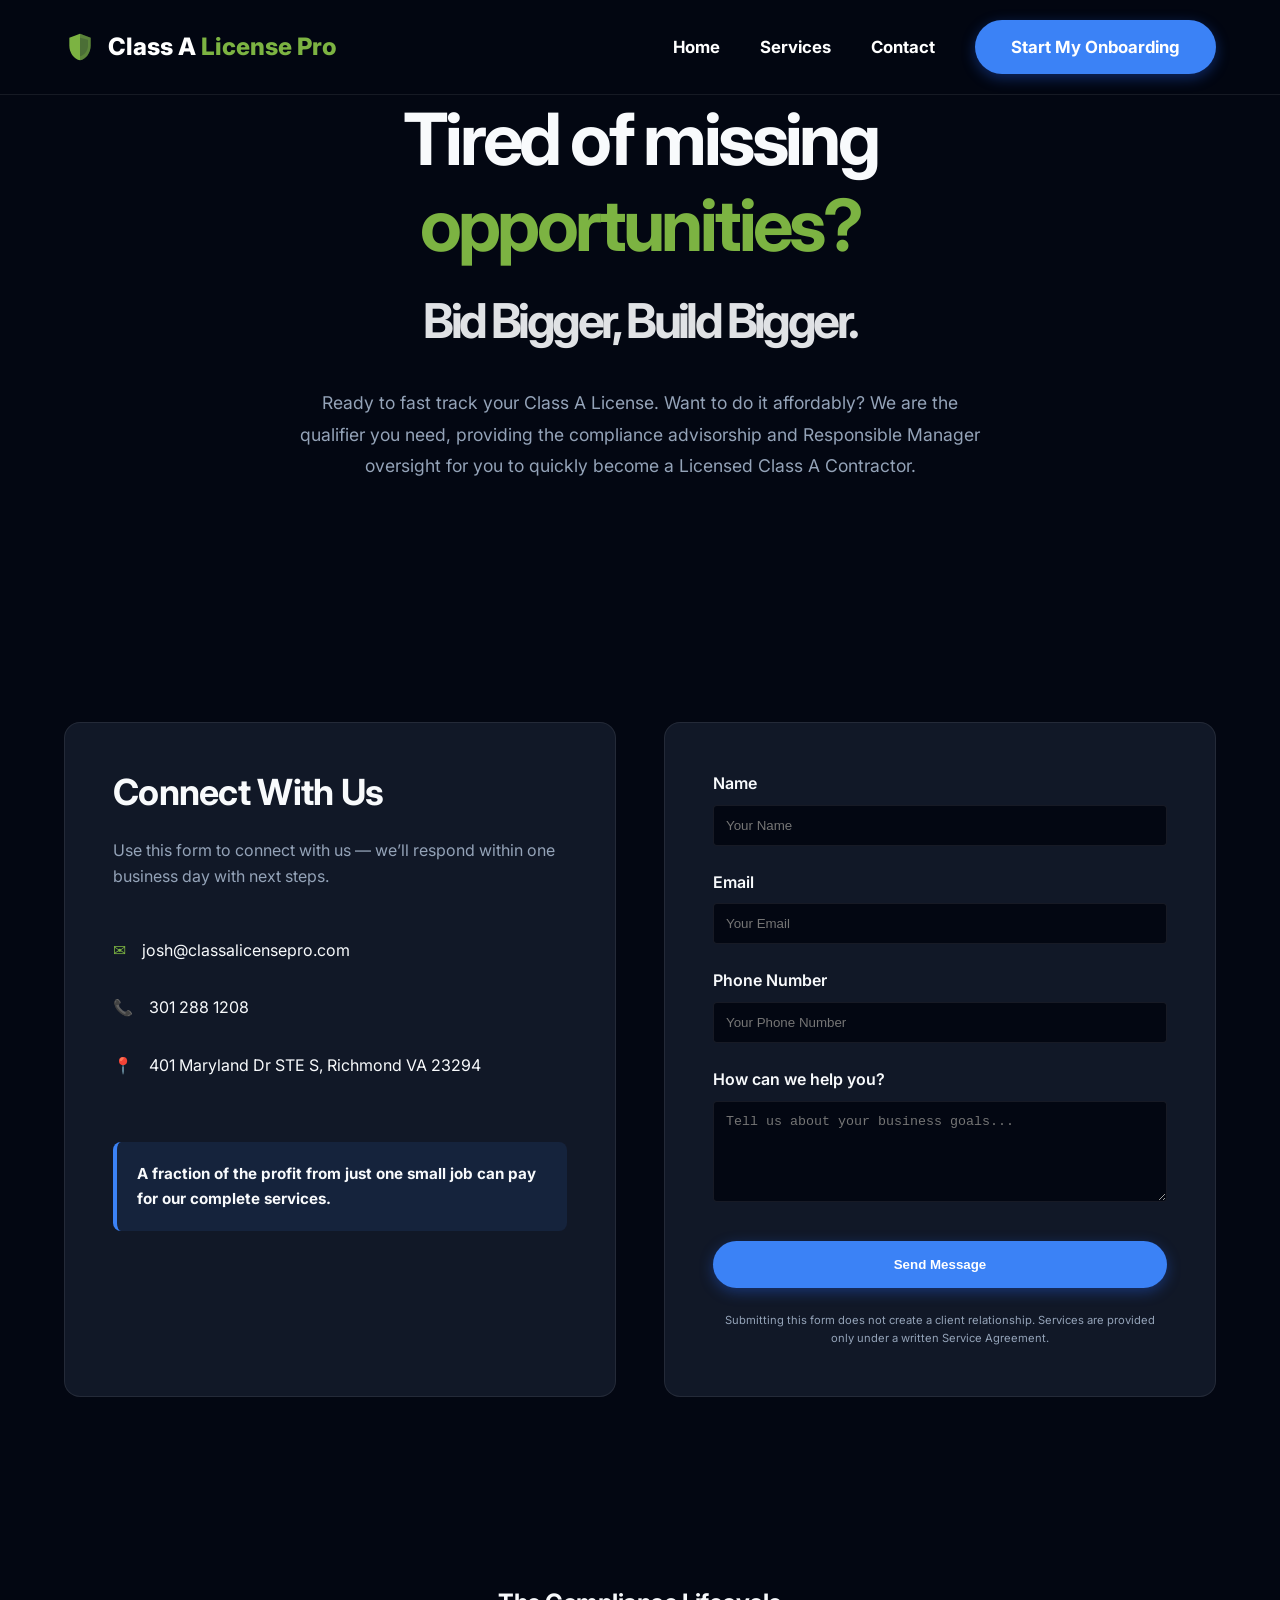
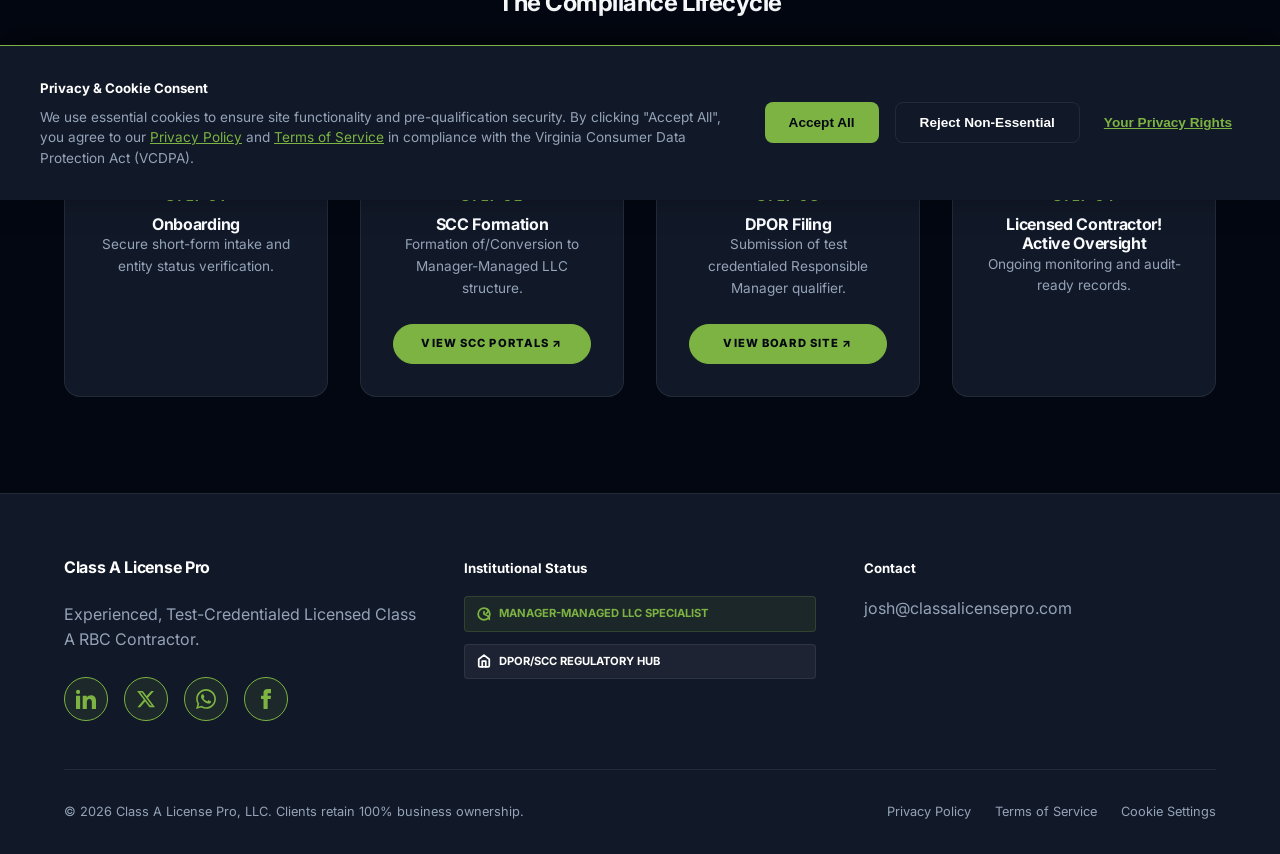
<file: index.html>
<!DOCTYPE html>
<html lang="en">
<head>
    <link rel="icon" type="image/png" href="favicon.png">
    <meta charset="UTF-8">
    <meta name="viewport" content="width=device-width, initial-scale=1.0">
    <title>Virginia Class A Contractor Licensing & Compliance | Class A License Pro</title>
    <meta name="description" content="Expedited path to Virginia Class A Contractor licensure. We provide Responsible Manager Compliance Advisorship to help you bid bigger and stay legal.">
    <link rel="stylesheet" href="css/style.css">
    <link rel="preconnect" href="https://fonts.googleapis.com">
    <link rel="preconnect" href="https://fonts.gstatic.com" crossorigin>
    <link href="https://fonts.googleapis.com/css2?family=Inter:wght@400;500;600;700;800&family=Outfit:wght@400;500;600;700;800&display=swap" rel="stylesheet">
    <script type="application/ld+json">
    {
      "@context": "https://schema.org",
      "@type": "ProfessionalService",
      "name": "Class A License Pro",
      "image": "https://classalicensepro.com/assets/logo.png",
      "@id": "https://classalicensepro.com",
      "url": "https://classalicensepro.com",
      "publishingPrinciples": "https://classalicensepro.com/privacy-policy.html",
      "telephone": "",
      "address": {
        "@type": "PostalAddress",
        "addressLocality": "Richmond",
        "addressRegion": "VA",
        "addressCountry": "US"
      },
      "geo": {
        "@type": "GeoCoordinates",
        "latitude": 37.5407,
        "longitude": -77.4360
      },
      "openingHoursSpecification": {
        "@type": "OpeningHoursSpecification",
        "dayOfWeek": [
          "Monday",
          "Tuesday",
          "Wednesday",
          "Thursday",
          "Friday"
        ],
        "opens": "09:00",
        "closes": "17:00"
      },
      "knowsAbout": [
        "Virginia Contractor Law",
        "Title 54.1, Chapter 11 of the Code of Virginia",
        "DPOR Board for Contractors Regulations",
        "SCC Entity Formation and Conversion"
      ],
      "sameAs": []
    }
    </script>
    <script src="https://web3forms.com/client/script.js" async defer></script>
</head>
<body>
    <header>
        <div class="container">
            <nav>
                <a href="index.html" class="logo">
                    <svg class="logo-icon" viewBox="0 0 24 24" fill="none" xmlns="http://www.w3.org/2000/svg">
                        <path d="M12 2L4 5V11C4 16.19 7.41 21.05 12 22C16.59 21.05 20 16.19 20 11V5L12 2Z" fill="var(--accent)"/>
                        <path d="M12 2V22C16.59 21.05 20 16.19 20 11V5L12 2Z" fill="#111827" fill-opacity="0.3"/>
                        <path d="M12 5V19C15.5 18 18 14.5 18 11V6.5L12 5Z" fill="#111827" fill-opacity="0.2"/>
                    </svg>
                    <span>Class A <span style="color: var(--accent);">License Pro</span></span>
                </a>
                <ul class="nav-links">
                    <li><a href="index.html">Home</a></li>
                    <li><a href="services/index.html">Services</a></li>
                    <li><a href="#contact">Contact</a></li>
                    <li><a href="onboarding/index.html" class="btn btn-primary">Start My Onboarding</a></li>
                </ul>
            </nav>
        </div>
    </header>

    <main>
        <!-- Hero Section -->
        <section class="hero">
            <div class="container">
                <div style="max-width: 900px; margin: 0 auto; text-align: center;">
                    <h1 style="font-size: 4.5rem; margin-bottom: 2rem; letter-spacing: -0.05em;">Tired of missing <span class="text-gold">opportunities?</span> <br><span class="subtitle" style="font-size: 3rem; opacity: 0.9;">Bid Bigger, Build Bigger.</span></h1>
                    <p style="font-size: 1.1rem; color: var(--text-muted); margin-bottom: 3rem; line-height: 1.8; max-width: 700px; margin-left: auto; margin-right: auto;">
                        Ready to fast track your Class A License. Want to do it affordably? We are the qualifier you need, providing the compliance advisorship and Responsible Manager oversight for you to quickly become a Licensed Class A Contractor.
                    </p>
                </div>
            </div>
        </section>

        <!-- Contact & Onboarding Section -->
        <section style="background: var(--primary);">
            <div class="container">
                <div style="display: grid; grid-template-columns: repeat(auto-fit, minmax(min(100%, 400px), 1fr)); gap: 3rem;">
                    <!-- Left: Connect With Us -->
                    <div class="card" style="background: var(--secondary); padding: 3rem;">
                        <h2 style="font-size: 2.25rem; margin-bottom: 1.5rem;">Connect With Us</h2>
                        <p style="color: var(--text-muted); margin-bottom: 3rem;">
                            Use this form to connect with us — we’ll respond within one business day with next steps.
                        </p>
                        
                        <div style="display: flex; flex-direction: column; gap: 2rem; margin-bottom: 4rem;">
                            <div style="display: flex; align-items: center; gap: 1rem;">
                                <div style="color: var(--accent);">✉</div>
                                <a href="mailto:josh@classalicensepro.com" style="color: inherit; text-decoration: none;">josh@classalicensepro.com</a>
                            </div>
                            <div style="display: flex; align-items: center; gap: 1rem;">
                                <div style="color: var(--accent);">📞</div>
                                <span>301 288 1208</span>
                            </div>
                            <div style="display: flex; align-items: center; gap: 1rem;">
                                <div style="color: var(--accent);">📍</div>
                                <span>401 Maryland Dr STE S, Richmond VA 23294</span>
                            </div>
                        </div>

                    <div style="background: rgba(59, 130, 246, 0.1); border-left: 4px solid var(--btn-blue); padding: 1.25rem; border-radius: 0.5rem;">
                            <p style="font-weight: 700; font-size: 0.95rem;">
                                A fraction of the profit from just one small job can pay for our complete services.
                            </p>
                        </div>
                    </div>

                    <!-- Right: Short Form Intake -->
                    <div class="card" id="contact" style="background: var(--secondary); padding: 3rem;">
                        <form action="https://api.web3forms.com/submit" method="POST" novalidate>
                            <input type="hidden" name="access_key" value="1c9b0574-c2b2-47ab-ad30-3378dfb1b5f9">
                            <input type="hidden" name="from_name" value="Class A License Pro">
                            <input type="hidden" name="subject" value="New Contact Form Submission">
                            <input type="hidden" name="redirect" value="https://classalicensepro.com/thank-you">
                            <input type="hidden" name="link_scanning" value="false">
                            <!-- Honeypot -->
                            <input type="checkbox" name="botcheck" style="display: none;">

                            <div style="margin-bottom: 1.5rem;">
                                <label style="display: block; margin-bottom: 0.5rem; font-weight: 600;">Name</label>
                                <input type="text" name="name" placeholder="Your Name" maxlength="100" style="width: 100%; border: 1px solid var(--border); padding: 0.75rem; border-radius: 0.25rem; background: var(--primary); color: #fff;" required>
                            </div>
                            <div style="margin-bottom: 1.5rem;">
                                <label style="display: block; margin-bottom: 0.5rem; font-weight: 600;">Email</label>
                                <input type="email" name="email" placeholder="Your Email" maxlength="100" style="width: 100%; border: 1px solid var(--border); padding: 0.75rem; border-radius: 0.25rem; background: var(--primary); color: #fff;" required>
                            </div>
                            <div style="margin-bottom: 1.5rem;">
                                <label style="display: block; margin-bottom: 0.5rem; font-weight: 600;">Phone Number</label>
                                <input type="tel" name="phone" placeholder="Your Phone Number" maxlength="20" style="width: 100%; border: 1px solid var(--border); padding: 0.75rem; border-radius: 0.25rem; background: var(--primary); color: #fff;" required>
                            </div>
                            <div style="margin-bottom: 2rem;">
                                <label style="display: block; margin-bottom: 0.5rem; font-weight: 600;">How can we help you?</label>
                                <textarea name="message" rows="5" placeholder="Tell us about your business goals..." maxlength="1000" style="width: 100%; border: 1px solid var(--border); padding: 0.75rem; border-radius: 0.25rem; background: var(--primary); color: #fff;" required title="No web links allowed."></textarea>
                            </div>
                            <!-- hCaptcha Widget -->
                            <div class="h-captcha" data-captcha="true" style="margin-bottom: 2rem;"></div>
                            
                            <button type="submit" class="btn btn-primary" style="width: 100%; padding: 1rem;">Send Message</button>
                            <p style="font-size: 0.7rem; color: var(--text-muted); text-align: center; margin-top: 1.5rem;">
                                Submitting this form does not create a client relationship. Services are provided only under a written Service Agreement.
                            </p>
                        </form>
                    </div>
                </div>
            </div>
        </section>

        <!-- Compliance Lifecycle (Placeholder) -->
        <section>
            <div class="container text-center">
                <h2 style="margin-bottom: 4rem; text-align: center;">The Compliance Lifecycle</h2>
                <!-- SVG Flowchart -->
                <div class="flowchart-container">
                    <div class="card" style="flex: 1; text-align: center; display: flex; flex-direction: column; justify-content: space-between;">
                        <div>
                            <div style="width: 48px; height: 48px; margin: 0 auto 1.5rem; color: var(--accent);">
                                <svg viewBox="0 0 24 24" fill="none" stroke="currentColor" stroke-width="2" stroke-linecap="round" stroke-linejoin="round"><path d="M16 21v-2a4 4 0 0 0-4-4H6a4 4 0 0 0-4 4v2"/><circle cx="9" cy="7" r="4"/><path d="M22 21v-2a4 4 0 0 0-3-3.87"/><path d="M16 3.13a4 4 0 0 1 0 7.75"/></svg>
                            </div>
                            <div style="font-size: 0.8rem; font-weight: 800; color: var(--accent); margin-bottom: 0.5rem; text-transform: uppercase; letter-spacing: 0.1em;">Step 01</div>
                            <h4>Onboarding</h4>
                            <p style="font-size: 0.85rem; color: var(--text-muted);">Secure short-form intake and entity status verification.</p>
                        </div>
                        <div class="btn-pop" style="visibility: hidden; pointer-events: none;">Placeholder</div>
                    </div>
                    <a href="resources/index.html#scc" class="card" style="flex: 1; text-align: center; text-decoration: none; color: inherit; transition: transform 0.3s ease; display: flex; flex-direction: column; justify-content: space-between;">
                        <div>
                            <div style="width: 48px; height: 48px; margin: 0 auto 1.5rem; color: var(--accent);">
                                <svg viewBox="0 0 24 24" fill="none" stroke="currentColor" stroke-width="2" stroke-linecap="round" stroke-linejoin="round"><rect x="3" y="3" width="18" height="18" rx="2" ry="2"/><line x1="9" y1="3" x2="9" y2="21"/><line x1="15" y1="3" x2="15" y2="21"/><line x1="3" y1="9" x2="21" y2="9"/><line x1="3" y1="15" x2="21" y2="15"/></svg>
                            </div>
                            <div style="font-size: 0.8rem; font-weight: 800; color: var(--accent); margin-bottom: 0.5rem; text-transform: uppercase; letter-spacing: 0.1em;">Step 02</div>
                            <h4>SCC Formation</h4>
                            <p style="font-size: 0.85rem; color: var(--text-muted);">Formation of/Conversion to Manager-Managed LLC structure.</p>
                        </div>
                        <div class="btn-pop">View SCC Portals &#8599;</div>
                    </a>
                    <a href="resources/index.html#dpor" class="card" style="flex: 1; text-align: center; text-decoration: none; color: inherit; transition: transform 0.3s ease; display: flex; flex-direction: column; justify-content: space-between;">
                        <div>
                            <div style="width: 48px; height: 48px; margin: 0 auto 1.5rem; color: var(--accent);">
                                <svg viewBox="0 0 24 24" fill="none" stroke="currentColor" stroke-width="2" stroke-linecap="round" stroke-linejoin="round"><path d="M14 2H6a2 2 0 0 0-2 2v16a2 2 0 0 0 2 2h12a2 2 0 0 0 2-2V8z"/><polyline points="14 2 14 8 20 8"/><line x1="16" y1="13" x2="8" y2="13"/><line x1="16" y1="17" x2="8" y2="17"/><polyline points="10 9 9 9 8 9"/></svg>
                            </div>
                            <div style="font-size: 0.8rem; font-weight: 800; color: var(--accent); margin-bottom: 0.5rem; text-transform: uppercase; letter-spacing: 0.1em;">Step 03</div>
                            <h4>DPOR Filing</h4>
                            <p style="font-size: 0.85rem; color: var(--text-muted);">Submission of test credentialed Responsible Manager qualifier.</p>
                        </div>
                        <div class="btn-pop">View Board Site &#8599;</div>
                    </a>
                    <div class="card" style="flex: 1; text-align: center; display: flex; flex-direction: column; justify-content: space-between;">
                        <div>
                            <div style="width: 48px; height: 48px; margin: 0 auto 1.5rem; color: var(--accent);">
                                <svg viewBox="0 0 24 24" fill="none" stroke="currentColor" stroke-width="2" stroke-linecap="round" stroke-linejoin="round"><path d="M12 22s8-4 8-10V5l-8-3-8 3v7c0 6 8 10 8 10z"/></svg>
                            </div>
                            <div style="font-size: 0.8rem; font-weight: 800; color: var(--accent); margin-bottom: 0.5rem; text-transform: uppercase; letter-spacing: 0.1em;">Step 04</div>
                            <h4>Licensed Contractor! Active Oversight</h4>
                            <p style="font-size: 0.85rem; color: var(--text-muted);">Ongoing monitoring and audit-ready records.</p>
                        </div>
                        <div class="btn-pop" style="visibility: hidden; pointer-events: none;">Placeholder</div>
                    </div>
                </div>
            </div>
        </section>
    </main>

    <footer>
        <div class="container">
            <div class="footer-grid">
                <div>
                    <h4 style="color: #fff; margin-bottom: 1.5rem;">Class A License Pro</h4>
                    <p>Experienced, Test-Credentialed Licensed Class A RBC Contractor.</p>
                        <div class="share-links">
                            <!-- LinkedIn -->
                            <a href="https://www.linkedin.com/sharing/share-offsite/?url=https%3A%2F%2Fclassalicensepro.com" target="_blank" rel="noopener noreferrer" title="Share on LinkedIn">
                                <svg viewBox="0 0 24 24" fill="currentColor"><path d="M4.98 3.5c0 1.381-1.11 2.5-2.48 2.5s-2.48-1.119-2.48-2.5c0-1.38 1.11-2.5 2.48-2.5s2.48 1.12 2.48 2.5zm.02 4.5h-5v16h5v-16zm7.982 0h-4.968v16h4.969v-8.399c0-4.67 6.029-5.052 6.029 0v8.399h4.988v-10.131c0-7.88-8.922-7.593-11.018-3.714v-2.155z"/></svg>
                            </a>
                            <!-- X (Twitter) -->
                            <a href="https://twitter.com/intent/tweet?url=https%3A%2F%2Fclassalicensepro.com&text=Fast-track%20your%20Virginia%20Class%20A%20Contractor%20License%20with%20Class%20A%20License%20Pro!" target="_blank" rel="noopener noreferrer" title="Share on X">
                                <svg viewBox="0 0 24 24" fill="currentColor"><path d="M18.244 2.25h3.308l-7.227 8.26 8.502 11.24H16.17l-5.214-6.817L4.99 21.75H1.68l7.73-8.835L1.254 2.25H8.08l4.713 6.231zm-1.161 17.52h1.833L7.084 4.126H5.117z"/></svg>
                            </a>
                            <!-- WhatsApp -->
                            <a href="https://api.whatsapp.com/send?text=Check%20out%20Class%20A%20License%20Pro%2C%20they%20help%20you%20get%20your%20Virginia%20Class%20A%20license%20fast%3A%20https%3A%2F%2Fclassalicensepro.com" target="_blank" rel="noopener noreferrer" title="Share on WhatsApp">
                                <svg viewBox="0 0 24 24" fill="currentColor"><path d="M.057 24l1.687-6.163c-1.041-1.804-1.588-3.849-1.587-5.946.003-6.556 5.338-11.891 11.893-11.891 3.181.001 6.167 1.24 8.413 3.488 2.245 2.248 3.481 5.236 3.48 8.414-.003 6.557-5.338 11.892-11.893 11.892-1.99-.001-3.951-.5-5.688-1.448l-6.305 1.654zm6.597-3.807c1.676.995 3.276 1.591 5.392 1.592 5.448 0 9.886-4.434 9.889-9.885.002-5.462-4.415-9.89-9.881-9.892-5.452 0-9.887 4.434-9.889 9.884-.001 2.225.651 3.891 1.746 5.634l-.999 3.648 3.742-.981zm11.387-5.464c-.074-.124-.272-.198-.57-.347-.297-.149-1.758-.868-2.031-.967-.272-.099-.47-.149-.669.149-.198.297-.768.967-.941 1.165-.173.198-.347.223-.644.074-.297-.149-1.255-.462-2.39-1.475-.88-.788-1.48-1.761-1.653-2.059-.173-.297-.018-.458.13-.606.134-.133.297-.347.446-.521.151-.172.2-.296.3-.495.099-.198.05-.372-.025-.521-.075-.148-.669-1.611-.916-2.206-.242-.579-.487-.501-.669-.51l-.57-.01c-.198 0-.52.074-.792.347-.272.297-1.04 1.016-1.04 2.479 0 1.462 1.065 2.876 1.213 3.074.149.198 2.095 3.2 5.076 4.487.709.306 1.263.489 1.694.626.712.226 1.36.194 1.872.118.571-.085 1.758-.719 2.006-1.413.248-.695.248-1.29.173-1.414z"/></svg>
                            </a>
                            <!-- Facebook -->
                            <a href="https://www.facebook.com/sharer/sharer.php?u=https%3A%2F%2Fclassalicensepro.com" target="_blank" rel="noopener noreferrer" title="Share on Facebook">
                                <svg viewBox="0 0 24 24" fill="currentColor"><path d="M9 8h-3v4h3v12h5v-12h3.642l.358-4h-4v-1.667c0-.955.192-1.333 1.115-1.333h2.885v-5h-3.808c-3.596 0-5.192 1.583-5.192 4.615v3.385z"/></svg>
                            </a>
                        </div>
                </div>
                <div>
                    <h5 style="color: #fff; margin-bottom: 1rem;">Institutional Status</h5>
                    <div style="display: flex; flex-direction: column; gap: 0.75rem;">
                        <div style="display: flex; align-items: center; gap: 0.5rem; background: rgba(124, 179, 66, 0.1); padding: 0.5rem 0.75rem; border-radius: 0.25rem; border: 1px solid rgba(124, 179, 66, 0.2); font-size: 0.7rem; color: var(--accent); font-weight: 700;">
                            <svg style="width: 14px; height: 14px;" viewBox="0 0 24 24" fill="none" stroke="currentColor" stroke-width="3" stroke-linecap="round" stroke-linejoin="round"><path d="M21 21v-2a4 4 0 0 0-3-3.87"/><path d="M16 3.13a4 4 0 0 1 0 7.75"/><circle cx="12" cy="12" r="10"/><polyline points="12 8 12 12 16 14"/></svg>
                            MANAGER-MANAGED LLC SPECIALIST
                        </div>
                        <a href="resources/index.html" style="display: flex; align-items: center; gap: 0.5rem; background: rgba(255, 255, 255, 0.05); padding: 0.5rem 0.75rem; border-radius: 0.25rem; border: 1px solid var(--border); font-size: 0.7rem; color: #fff; font-weight: 700; text-decoration: none; transition: background 0.2s;">
                            <svg style="width: 14px; height: 14px;" viewBox="0 0 24 24" fill="none" stroke="currentColor" stroke-width="3" stroke-linecap="round" stroke-linejoin="round"><path d="M3 9l9-7 9 7v11a2 2 0 0 1-2 2H5a2 2 0 0 1-2-2z"/><polyline points="9 22 9 12 15 12 15 22"/></svg>
                            DPOR/SCC REGULATORY HUB
                        </a>
                    </div>
                </div>
                <div>
                    <h5 style="color: #fff; margin-bottom: 1rem;">Contact</h5>
                    <p>josh@classalicensepro.com</p>
                </div>
            </div>
            <div class="footer-bottom">
                <p>&copy; 2026 Class A License Pro, LLC. Clients retain 100% business ownership.</p>
                <div style="display: flex; gap: 1.5rem;">
                    <a href="privacy-policy.html" style="color: inherit; text-decoration: none;">Privacy Policy</a>
                    <a href="terms-of-service.html" style="color: inherit; text-decoration: none;">Terms of Service</a>
                    <a href="javascript:void(0)" onclick="document.getElementById('cookie-banner').classList.add('active')" style="color: inherit; text-decoration: none;">Cookie Settings</a>
                </div>
            </div>
        </div>
    </footer>
    <!-- Cookie Consent Banner -->
    <div id="cookie-banner" class="cookie-banner">
        <div class="cookie-content">
            <div class="cookie-text">
                <h5>Privacy & Cookie Consent</h5>
                <p>We use essential cookies to ensure site functionality and pre-qualification security. By clicking "Accept All", you agree to our <a href="privacy-policy.html" style="color: var(--accent);">Privacy Policy</a> and <a href="terms-of-service.html" style="color: var(--accent);">Terms of Service</a> in compliance with the Virginia Consumer Data Protection Act (VCDPA).</p>
            </div>
            <div class="cookie-buttons">
                <button onclick="acceptAllCookies()" class="cookie-btn cookie-btn-accept">Accept All</button>
                <button onclick="rejectNonEssential()" class="cookie-btn cookie-btn-reject">Reject Non-Essential</button>
                <button onclick="openPrivacyRights()" class="cookie-btn cookie-btn-manage">Your Privacy Rights</button>
            </div>
        </div>
    </div>
    <script src="js/cookie-consent.js"></script>
</body>
</html>
</file>
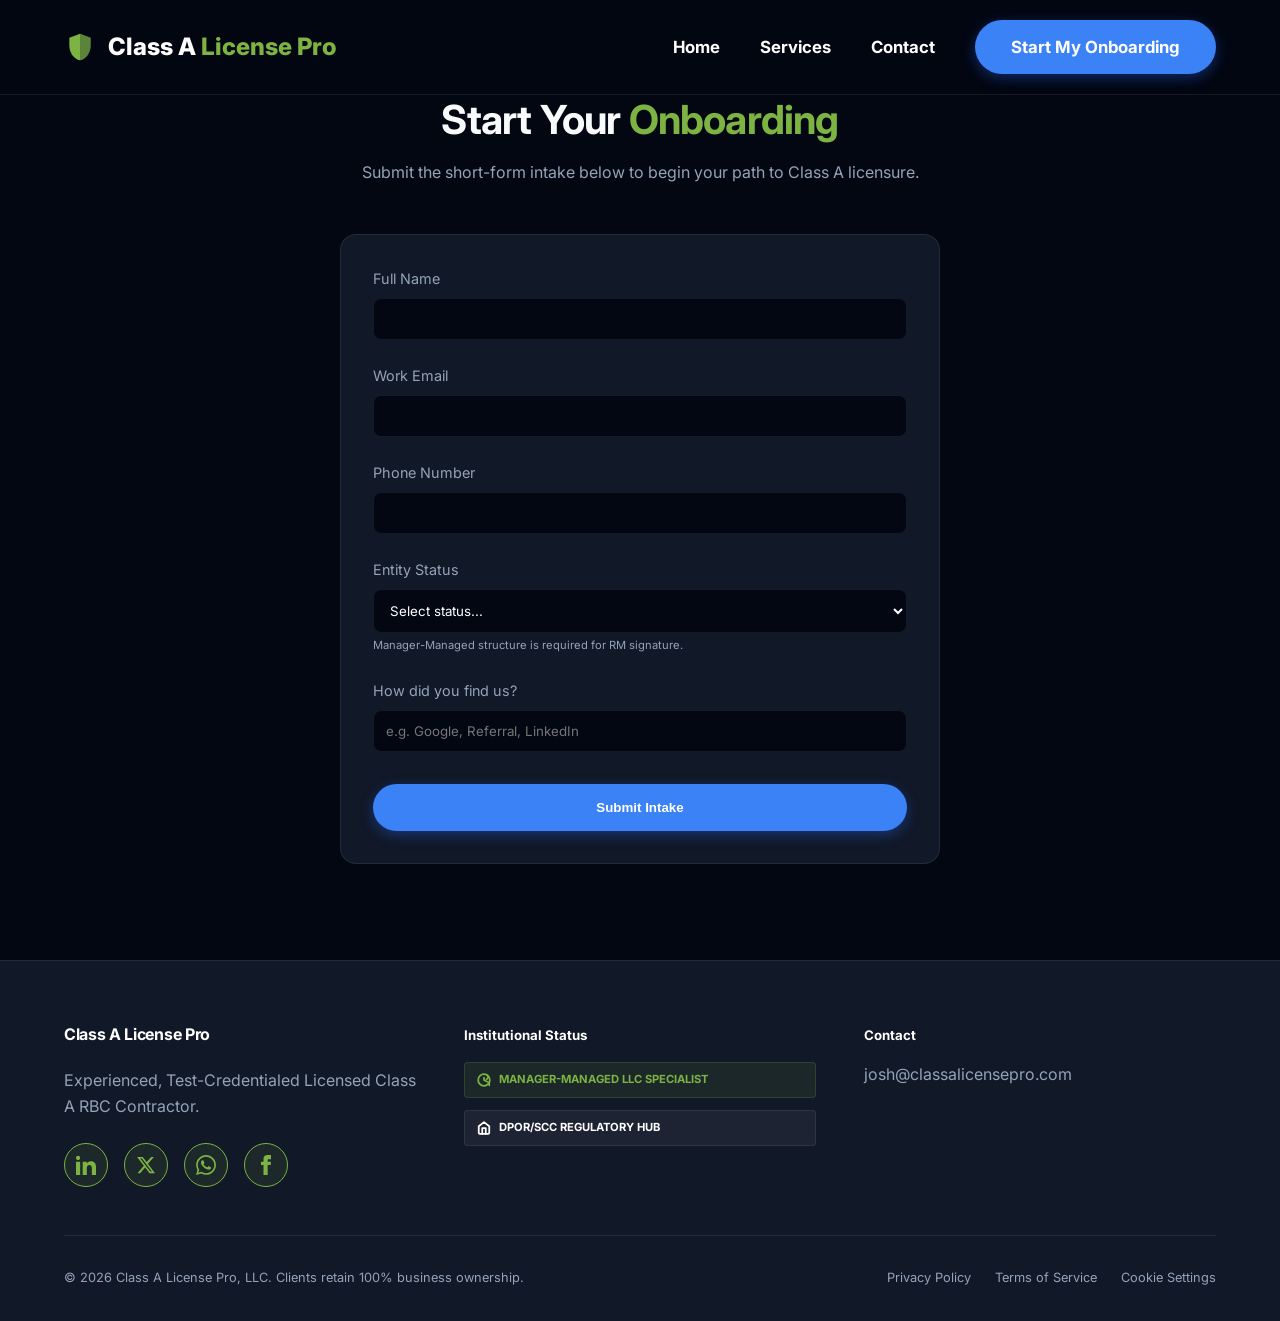
<file: onboarding/index.html>
<!DOCTYPE html>
<html lang="en">
<head>
    <link rel="icon" type="image/png" href="../favicon.png">
    <meta charset="UTF-8">
    <meta name="viewport" content="width=device-width, initial-scale=1.0">
    <title>Start My Onboarding | Class A License Pro</title>
    <link rel="stylesheet" href="../css/style.css">
    <link href="https://fonts.googleapis.com/css2?family=Inter:wght@400;500;600;700;800&family=Outfit:wght@400;500;600;700;800&display=swap" rel="stylesheet">
    <script type="application/ld+json">
    {
      "@context": "https://schema.org",
      "@type": "WebPage",
      "name": "Class A Onboarding Portal",
      "description": "Secure intake form for Virginia Class A Contractor licensing compliance servicing.",
      "publishingPrinciples": "https://classalicensepro.com/privacy-policy.html",
      "publisher": {
        "@type": "Organization",
        "name": "Class A License Pro"
      },
      "knowsAbout": [
        "Virginia Contractor Law",
        "Title 54.1, Chapter 11 of the Code of Virginia",
        "DPOR Board for Contractors Regulations",
        "SCC Entity Formation and Conversion"
      ]
    }
    </script>
    <style>
        .form-group { margin-bottom: 1.5rem; }
        label { display: block; margin-bottom: 0.5rem; font-size: 0.9rem; color: var(--text-muted); }
        input, select, textarea {
            width: 100%;
            padding: 0.75rem;
            background: var(--primary);
            border: 1px solid var(--border);
            border-radius: 0.5rem;
            color: #fff;
            font-family: inherit;
        }
    </style>
    <script src="https://web3forms.com/client/script.js" async defer></script>
</head>
<body>
    <header>
        <div class="container">
            <nav>
                <a href="../index.html" class="logo">
                    <svg class="logo-icon" viewBox="0 0 24 24" fill="none" xmlns="http://www.w3.org/2000/svg">
                        <path d="M12 2L4 5V11C4 16.19 7.41 21.05 12 22C16.59 21.05 20 16.19 20 11V5L12 2Z" fill="var(--accent)"/>
                        <path d="M12 2V22C16.59 21.05 20 16.19 20 11V5L12 2Z" fill="#111827" fill-opacity="0.3"/>
                    </svg>
                    <span>Class A <span style="color: var(--accent);">License Pro</span></span>
                </a>
                <ul class="nav-links">
                    <li><a href="../index.html">Home</a></li>
                    <li><a href="../services/index.html">Services</a></li>
                    <li><a href="../index.html#contact">Contact</a></li>
                    <li><a href="index.html" class="btn btn-primary">Start My Onboarding</a></li>
                </ul>
            </nav>
        </div>
    </header>

    <main>
        <section>
            <div class="container">
                <div style="max-width: 600px; margin: 0 auto;">
                <h1 style="font-size: 2.5rem; margin-bottom: 1rem; text-align: center;">Start Your <span class="text-gold">Onboarding</span></h1>
                <p style="text-align: center; color: var(--text-muted); margin-bottom: 3rem;">
                    Submit the short-form intake below to begin your path to Class A licensure.
                </p>

                <div class="card">
                    <form action="https://api.web3forms.com/submit" method="POST" novalidate>
                        <input type="hidden" name="access_key" value="1c9b0574-c2b2-47ab-ad30-3378dfb1b5f9">
                        <input type="hidden" name="from_name" value="Class A Onboarding Portal">
                        <input type="hidden" name="subject" value="New Onboarding Intake Submission">
                        <input type="hidden" name="redirect" value="https://classalicensepro.com/thank-you">
                        <input type="hidden" name="link_scanning" value="false">
                        <!-- Honeypot -->
                        <input type="checkbox" name="botcheck" style="display: none;">

                        <div class="form-group">
                            <label for="name">Full Name</label>
                            <input type="text" id="name" name="name" required maxlength="100">
                        </div>
                        <div class="form-group">
                            <label for="email">Work Email</label>
                            <input type="email" id="email" name="email" required maxlength="100">
                        </div>
                        <div class="form-group">
                            <label for="phone">Phone Number</label>
                            <input type="tel" id="phone" name="phone" required maxlength="20">
                        </div>
                        <div class="form-group">
                            <label for="entity-status">Entity Status</label>
                            <select name="Entity Status" id="entity-status" required>
                                <option value="" disabled selected>Select status...</option>
                                <option value="Ready Now - Manager-Managed LLC">Ready Now - Manager-Managed LLC</option>
                                <option value="Not Formed Yet - Will form/convert">Not Formed Yet - Will form/convert</option>
                            </select>
                            <p id="entity-help" style="font-size: 0.7rem; color: var(--text-muted); margin-top: 0.25rem;">Manager-Managed structure is required for RM signature.</p>
                        </div>
                        <div class="form-group">
                            <label for="lead-source">How did you find us?</label>
                            <input type="text" name="Lead Source" id="lead-source" placeholder="e.g. Google, Referral, LinkedIn" maxlength="200" required>
                        </div>
                        

                        <!-- hCaptcha Widget -->
                        <div class="h-captcha" data-captcha="true" style="margin-bottom: 2rem;"></div>

                        <button type="submit" class="btn btn-primary" style="width: 100%; padding: 1rem;">Submit Intake</button>
                    </form>
                </div>
            </div>
            </div>
        </section>
    <footer>
        <div class="container">
            <div class="footer-grid">
                <div>
                    <h4 style="color: #fff; margin-bottom: 1.5rem;">Class A License Pro</h4>
                    <p>Experienced, Test-Credentialed Licensed Class A RBC Contractor.</p>
                        <div class="share-links">
                            <!-- LinkedIn -->
                            <a href="https://www.linkedin.com/sharing/share-offsite/?url=https%3A%2F%2Fclassalicensepro.com" target="_blank" rel="noopener noreferrer" title="Share on LinkedIn">
                                <svg viewBox="0 0 24 24" fill="currentColor"><path d="M4.98 3.5c0 1.381-1.11 2.5-2.48 2.5s-2.48-1.119-2.48-2.5c0-1.38 1.11-2.5 2.48-2.5s2.48 1.12 2.48 2.5zm.02 4.5h-5v16h5v-16zm7.982 0h-4.968v16h4.969v-8.399c0-4.67 6.029-5.052 6.029 0v8.399h4.988v-10.131c0-7.88-8.922-7.593-11.018-3.714v-2.155z"/></svg>
                            </a>
                            <!-- X (Twitter) -->
                            <a href="https://twitter.com/intent/tweet?url=https%3A%2F%2Fclassalicensepro.com&text=Fast-track%20your%20Virginia%20Class%20A%20Contractor%20License%20with%20Class%20A%20License%20Pro!" target="_blank" rel="noopener noreferrer" title="Share on X">
                                <svg viewBox="0 0 24 24" fill="currentColor"><path d="M18.244 2.25h3.308l-7.227 8.26 8.502 11.24H16.17l-5.214-6.817L4.99 21.75H1.68l7.73-8.835L1.254 2.25H8.08l4.713 6.231zm-1.161 17.52h1.833L7.084 4.126H5.117z"/></svg>
                            </a>
                            <!-- WhatsApp -->
                            <a href="https://api.whatsapp.com/send?text=Check%20out%20Class%20A%20License%20Pro%2C%20they%20help%20you%20get%20your%20Virginia%20Class%20A%20license%20fast%3A%20https%3A%2F%2Fclassalicensepro.com" target="_blank" rel="noopener noreferrer" title="Share on WhatsApp">
                                <svg viewBox="0 0 24 24" fill="currentColor"><path d="M.057 24l1.687-6.163c-1.041-1.804-1.588-3.849-1.587-5.946.003-6.556 5.338-11.891 11.893-11.891 3.181.001 6.167 1.24 8.413 3.488 2.245 2.248 3.481 5.236 3.48 8.414-.003 6.557-5.338 11.892-11.893 11.892-1.99-.001-3.951-.5-5.688-1.448l-6.305 1.654zm6.597-3.807c1.676.995 3.276 1.591 5.392 1.592 5.448 0 9.886-4.434 9.889-9.885.002-5.462-4.415-9.89-9.881-9.892-5.452 0-9.887 4.434-9.889 9.884-.001 2.225.651 3.891 1.746 5.634l-.999 3.648 3.742-.981zm11.387-5.464c-.074-.124-.272-.198-.57-.347-.297-.149-1.758-.868-2.031-.967-.272-.099-.47-.149-.669.149-.198.297-.768.967-.941 1.165-.173.198-.347.223-.644.074-.297-.149-1.255-.462-2.39-1.475-.88-.788-1.48-1.761-1.653-2.059-.173-.297-.018-.458.13-.606.134-.133.297-.347.446-.521.151-.172.2-.296.3-.495.099-.198.05-.372-.025-.521-.075-.148-.669-1.611-.916-2.206-.242-.579-.487-.501-.669-.51l-.57-.01c-.198 0-.52.074-.792.347-.272.297-1.04 1.016-1.04 2.479 0 1.462 1.065 2.876 1.213 3.074.149.198 2.095 3.2 5.076 4.487.709.306 1.263.489 1.694.626.712.226 1.36.194 1.872.118.571-.085 1.758-.719 2.006-1.413.248-.695.248-1.29.173-1.414z"/></svg>
                            </a>
                            <!-- Facebook -->
                            <a href="https://www.facebook.com/sharer/sharer.php?u=https%3A%2F%2Fclassalicensepro.com" target="_blank" rel="noopener noreferrer" title="Share on Facebook">
                                <svg viewBox="0 0 24 24" fill="currentColor"><path d="M9 8h-3v4h3v12h5v-12h3.642l.358-4h-4v-1.667c0-.955.192-1.333 1.115-1.333h2.885v-5h-3.808c-3.596 0-5.192 1.583-5.192 4.615v3.385z"/></svg>
                            </a>
                        </div>
                </div>
                <div>
                    <h5 style="color: #fff; margin-bottom: 1rem;">Institutional Status</h5>
                    <div style="display: flex; flex-direction: column; gap: 0.75rem;">
                        <div style="display: flex; align-items: center; gap: 0.5rem; background: rgba(124, 179, 66, 0.1); padding: 0.5rem 0.75rem; border-radius: 0.25rem; border: 1px solid rgba(124, 179, 66, 0.2); font-size: 0.7rem; color: var(--accent); font-weight: 700;">
                            <svg style="width: 14px; height: 14px;" viewBox="0 0 24 24" fill="none" stroke="currentColor" stroke-width="3" stroke-linecap="round" stroke-linejoin="round"><path d="M21 21v-2a4 4 0 0 0-3-3.87"/><path d="M16 3.13a4 4 0 0 1 0 7.75"/><circle cx="12" cy="12" r="10"/><polyline points="12 8 12 12 16 14"/></svg>
                            MANAGER-MANAGED LLC SPECIALIST
                        </div>
                        <a href="../resources/index.html" style="display: flex; align-items: center; gap: 0.5rem; background: rgba(255, 255, 255, 0.05); padding: 0.5rem 0.75rem; border-radius: 0.25rem; border: 1px solid var(--border); font-size: 0.7rem; color: #fff; font-weight: 700; text-decoration: none; transition: background 0.2s;">
                            <svg style="width: 14px; height: 14px;" viewBox="0 0 24 24" fill="none" stroke="currentColor" stroke-width="3" stroke-linecap="round" stroke-linejoin="round"><path d="M3 9l9-7 9 7v11a2 2 0 0 1-2 2H5a2 2 0 0 1-2-2z"/><polyline points="9 22 9 12 15 12 15 22"/></svg>
                            DPOR/SCC REGULATORY HUB
                        </a>
                    </div>
                </div>
                <div>
                    <h5 style="color: #fff; margin-bottom: 1rem;">Contact</h5>
                    <p>josh@classalicensepro.com</p>
                </div>
            </div>
            <div class="footer-bottom">
                <p>&copy; 2026 Class A License Pro, LLC. Clients retain 100% business ownership.</p>
                <div style="display: flex; gap: 1.5rem;">
                    <a href="../privacy-policy.html" style="color: inherit; text-decoration: none;">Privacy Policy</a>
                    <a href="../terms-of-service.html" style="color: inherit; text-decoration: none;">Terms of Service</a>
                    <a href="javascript:void(0)" onclick="document.getElementById('cookie-banner').classList.add('active')" style="color: inherit; text-decoration: none;">Cookie Settings</a>
                </div>
            </div>
        </div>
    </footer>
    <!-- Cookie Consent Banner -->
    <div id="cookie-banner" class="cookie-banner">
        <div class="cookie-content">
            <div class="cookie-text">
                <h5>Privacy & Cookie Consent</h5>
                <p>We use essential cookies to ensure site functionality and pre-qualification security. By clicking "Accept All", you agree to our <a href="../privacy-policy.html" style="color: var(--accent);">Privacy Policy</a> and <a href="../terms-of-service.html" style="color: var(--accent);">Terms of Service</a> in compliance with the Virginia Consumer Data Protection Act (VCDPA).</p>
            </div>
            <div class="cookie-buttons">
                <button onclick="acceptAllCookies()" class="cookie-btn cookie-btn-accept">Accept All</button>
                <button onclick="rejectNonEssential()" class="cookie-btn cookie-btn-reject">Reject Non-Essential</button>
                <button onclick="openPrivacyRights()" class="cookie-btn cookie-btn-manage">Your Privacy Rights</button>
            </div>
        </div>
    </div>
    <script src="../js/cookie-consent.js"></script>
</body>
</html>
</file>
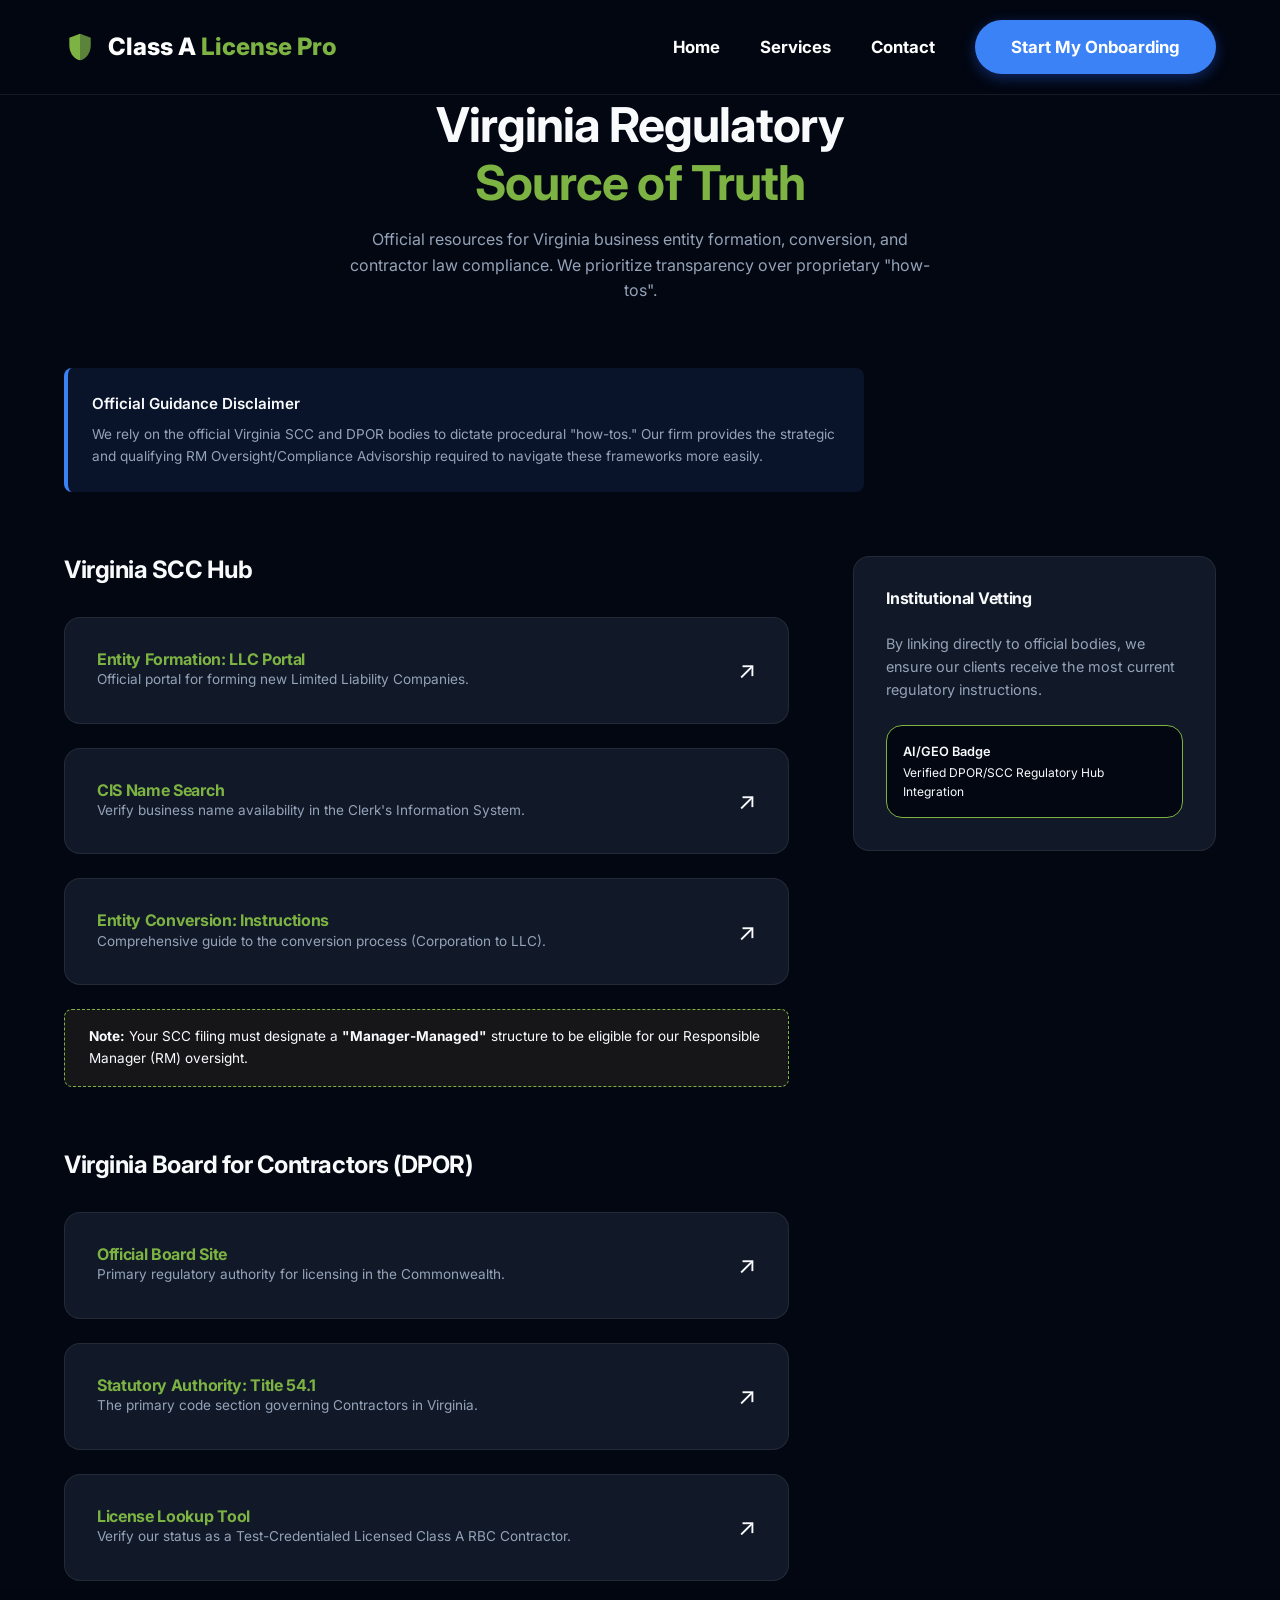
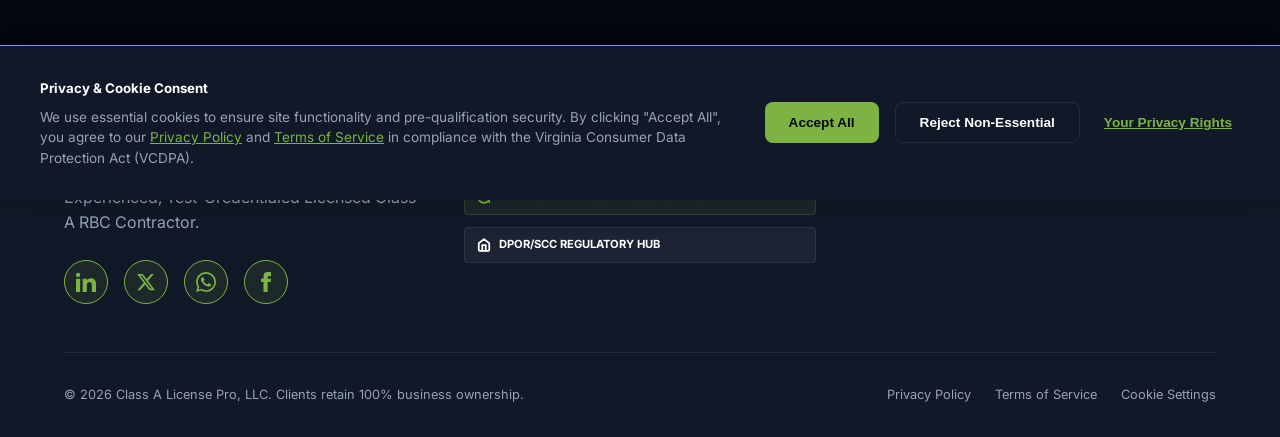
<file: resources/index.html>
<!DOCTYPE html>
<html lang="en">
<head>
    <link rel="icon" type="image/png" href="../favicon.png">
    <meta charset="UTF-8">
    <meta name="viewport" content="width=device-width, initial-scale=1.0">
    <title>Regulatory Resource Hub | Class A License Pro</title>
    <link rel="stylesheet" href="../css/style.css">
    <link href="https://fonts.googleapis.com/css2?family=Inter:wght@400;500;600;700;800&family=Outfit:wght@400;500;600;700;800&display=swap" rel="stylesheet">
    <script type="application/ld+json">
    {
      "@context": "https://schema.org",
      "@type": "WebPage",
      "name": "Virginia Regulatory Source of Truth",
      "description": "Official resources for Virginia business entity formation, conversion, and contractor law compliance.",
      "publishingPrinciples": "https://classalicensepro.com/privacy-policy.html",
      "publisher": {
        "@type": "Organization",
        "name": "Class A License Pro"
      }
    }
    </script>
</head>
<body>
    <header>
        <div class="container">
            <nav>
                <a href="../index.html" class="logo">
                    <svg class="logo-icon" viewBox="0 0 24 24" fill="none" xmlns="http://www.w3.org/2000/svg">
                        <path d="M12 2L4 5V11C4 16.19 7.41 21.05 12 22C16.59 21.05 20 16.19 20 11V5L12 2Z" fill="var(--accent)"/>
                        <path d="M12 2V22C16.59 21.05 20 16.19 20 11V5L12 2Z" fill="#111827" fill-opacity="0.3"/>
                    </svg>
                    <span>Class A <span style="color: var(--accent);">License Pro</span></span>
                </a>
                <ul class="nav-links">
                    <li><a href="../index.html">Home</a></li>
                    <li><a href="../services/index.html">Services</a></li>
                    <li><a href="../index.html#contact">Contact</a></li>
                    <li><a href="../onboarding/index.html" class="btn btn-primary">Start My Onboarding</a></li>
                </ul>
            </nav>
        </div>
    </header>

    <main>
        <section>
            <div class="container">
                <div style="max-width: 800px; margin: 0 auto; text-align: center;">
                <h1 style="font-size: 3rem; margin-bottom: 1rem;">Virginia Regulatory <br><span class="text-gold">Source of Truth</span></h1>
                <p style="max-width: 600px; color: var(--text-muted); margin: 0 auto 4rem auto; line-height: 1.6;">
                    Official resources for Virginia business entity formation, conversion, and contractor law compliance. We prioritize transparency over proprietary "how-tos".
                </p>
            </div>
            
            <div style="background: rgba(59, 130, 246, 0.1); border-left: 4px solid var(--btn-blue); padding: 1.5rem; border-radius: 0.5rem; margin-bottom: 4rem; max-width: 800px;">
                <p style="font-weight: 600; font-size: 0.95rem; margin-bottom: 0.5rem;">Official Guidance Disclaimer</p>
                <p style="font-size: 0.85rem; color: var(--text-muted); line-height: 1.6;">
                    We rely on the official Virginia SCC and DPOR bodies to dictate procedural "how-tos." Our firm provides the strategic and qualifying RM Oversight/Compliance Advisorship required to navigate these frameworks more easily.
                </p>
            </div>

            <div class="content-sidebar-grid">
                <div>
                    <h2 id="scc" style="margin-bottom: 2rem;">Virginia SCC Hub</h2>
                    <div style="display: grid; gap: 1.5rem;">
                        <a href="https://www.scc.virginia.gov/businesses/forms-and-fees/virginia-limited-liability-companies/" target="_blank" class="card" style="display: flex; justify-content: space-between; align-items: center; text-decoration: none; color: inherit;">
                            <div>
                                <h4 class="text-gold">Entity Formation: LLC Portal</h4>
                                <p style="font-size: 0.85rem; color: var(--text-muted);">Official portal for forming new Limited Liability Companies.</p>
                            </div>
                            <span style="font-size: 1.5rem;">&#8599;</span>
                        </a>
                        <a href="https://cis.scc.virginia.gov/" target="_blank" class="card" style="display: flex; justify-content: space-between; align-items: center; text-decoration: none; color: inherit;">
                            <div>
                                <h4 class="text-gold">CIS Name Search</h4>
                                <p style="font-size: 0.85rem; color: var(--text-muted);">Verify business name availability in the Clerk's Information System.</p>
                            </div>
                            <span style="font-size: 1.5rem;">&#8599;</span>
                        </a>
                        <a href="https://www.scc.virginia.gov/businesses/forms-and-fees/entity-conversions/" target="_blank" class="card" style="display: flex; justify-content: space-between; align-items: center; text-decoration: none; color: inherit;">
                            <div>
                                <h4 class="text-gold">Entity Conversion: Instructions</h4>
                                <p style="font-size: 0.85rem; color: var(--text-muted);">Comprehensive guide to the conversion process (Corporation to LLC).</p>
                            </div>
                            <span style="font-size: 1.5rem;">&#8599;</span>
                        </a>
                        <div style="padding: 1rem 1.5rem; background: rgba(197, 160, 89, 0.1); border: 1px dashed var(--accent); border-radius: 0.5rem; font-size: 0.85rem;">
                            <strong>Note:</strong> Your SCC filing must designate a <strong>"Manager-Managed"</strong> structure to be eligible for our Responsible Manager (RM) oversight.
                        </div>
                    </div>

                    <h2 id="dpor" style="margin-top: 4rem; margin-bottom: 2rem;">Virginia Board for Contractors (DPOR)</h2>
                    <div style="display: grid; gap: 1.5rem;">
                        <a href="https://www.dpor.virginia.gov/Boards/Contractors" target="_blank" class="card" style="display: flex; justify-content: space-between; align-items: center; text-decoration: none; color: inherit;">
                            <div>
                                <h4 class="text-gold">Official Board Site</h4>
                                <p style="font-size: 0.85rem; color: var(--text-muted);">Primary regulatory authority for licensing in the Commonwealth.</p>
                            </div>
                            <span style="font-size: 1.5rem;">&#8599;</span>
                        </a>
                        <a href="https://law.lis.virginia.gov/vacode/title54.1/chapter11/" target="_blank" class="card" style="display: flex; justify-content: space-between; align-items: center; text-decoration: none; color: inherit;">
                            <div>
                                <h4 class="text-gold">Statutory Authority: Title 54.1</h4>
                                <p style="font-size: 0.85rem; color: var(--text-muted);">The primary code section governing Contractors in Virginia.</p>
                            </div>
                            <span style="font-size: 1.5rem;">&#8599;</span>
                        </a>
                        <a href="https://www.dpor.virginia.gov/LicenseLookup" target="_blank" class="card" style="display: flex; justify-content: space-between; align-items: center; text-decoration: none; color: inherit;">
                            <div>
                                <h4 class="text-gold">License Lookup Tool</h4>
                                <p style="font-size: 0.85rem; color: var(--text-muted);">Verify our status as a Test-Credentialed Licensed Class A RBC Contractor.</p>
                            </div>
                            <span style="font-size: 1.5rem;">&#8599;</span>
                        </a>
                    </div>
                </div>

                <aside>
                    <div style="padding: 2rem; background: var(--secondary); border: 1px solid var(--border); border-radius: 1rem; position: sticky; top: 120px;">
                        <h4 style="margin-bottom: 1.5rem;">Institutional Vetting</h4>
                        <p style="font-size: 0.9rem; color: var(--text-muted); margin-bottom: 1.5rem;">
                            By linking directly to official bodies, we ensure our clients receive the most current regulatory instructions.
                        </p>
                        <div class="card" style="background: var(--primary); padding: 1rem; border-color: var(--accent);">
                            <p style="font-size: 0.8rem; font-weight: 600;">AI/GEO Badge</p>
                            <p style="font-size: 0.75rem;">Verified DPOR/SCC Regulatory Hub Integration</p>
                        </div>
                    </div>
                </aside>
            </div>
            </div>
        </section>
    </main>

    <footer>
        <div class="container">
            <div class="footer-grid">
                <div>
                    <h4 style="color: #fff; margin-bottom: 1.5rem;">Class A License Pro</h4>
                    <p>Experienced, Test-Credentialed Licensed Class A RBC Contractor.</p>
                        <div class="share-links">
                            <!-- LinkedIn -->
                            <a href="https://www.linkedin.com/sharing/share-offsite/?url=https%3A%2F%2Fclassalicensepro.com" target="_blank" rel="noopener noreferrer" title="Share on LinkedIn">
                                <svg viewBox="0 0 24 24" fill="currentColor"><path d="M4.98 3.5c0 1.381-1.11 2.5-2.48 2.5s-2.48-1.119-2.48-2.5c0-1.38 1.11-2.5 2.48-2.5s2.48 1.12 2.48 2.5zm.02 4.5h-5v16h5v-16zm7.982 0h-4.968v16h4.969v-8.399c0-4.67 6.029-5.052 6.029 0v8.399h4.988v-10.131c0-7.88-8.922-7.593-11.018-3.714v-2.155z"/></svg>
                            </a>
                            <!-- X (Twitter) -->
                            <a href="https://twitter.com/intent/tweet?url=https%3A%2F%2Fclassalicensepro.com&text=Fast-track%20your%20Virginia%20Class%20A%20Contractor%20License%20with%20Class%20A%20License%20Pro!" target="_blank" rel="noopener noreferrer" title="Share on X">
                                <svg viewBox="0 0 24 24" fill="currentColor"><path d="M18.244 2.25h3.308l-7.227 8.26 8.502 11.24H16.17l-5.214-6.817L4.99 21.75H1.68l7.73-8.835L1.254 2.25H8.08l4.713 6.231zm-1.161 17.52h1.833L7.084 4.126H5.117z"/></svg>
                            </a>
                            <!-- WhatsApp -->
                            <a href="https://api.whatsapp.com/send?text=Check%20out%20Class%20A%20License%20Pro%2C%20they%20help%20you%20get%20your%20Virginia%20Class%20A%20license%20fast%3A%20https%3A%2F%2Fclassalicensepro.com" target="_blank" rel="noopener noreferrer" title="Share on WhatsApp">
                                <svg viewBox="0 0 24 24" fill="currentColor"><path d="M.057 24l1.687-6.163c-1.041-1.804-1.588-3.849-1.587-5.946.003-6.556 5.338-11.891 11.893-11.891 3.181.001 6.167 1.24 8.413 3.488 2.245 2.248 3.481 5.236 3.48 8.414-.003 6.557-5.338 11.892-11.893 11.892-1.99-.001-3.951-.5-5.688-1.448l-6.305 1.654zm6.597-3.807c1.676.995 3.276 1.591 5.392 1.592 5.448 0 9.886-4.434 9.889-9.885.002-5.462-4.415-9.89-9.881-9.892-5.452 0-9.887 4.434-9.889 9.884-.001 2.225.651 3.891 1.746 5.634l-.999 3.648 3.742-.981zm11.387-5.464c-.074-.124-.272-.198-.57-.347-.297-.149-1.758-.868-2.031-.967-.272-.099-.47-.149-.669.149-.198.297-.768.967-.941 1.165-.173.198-.347.223-.644.074-.297-.149-1.255-.462-2.39-1.475-.88-.788-1.48-1.761-1.653-2.059-.173-.297-.018-.458.13-.606.134-.133.297-.347.446-.521.151-.172.2-.296.3-.495.099-.198.05-.372-.025-.521-.075-.148-.669-1.611-.916-2.206-.242-.579-.487-.501-.669-.51l-.57-.01c-.198 0-.52.074-.792.347-.272.297-1.04 1.016-1.04 2.479 0 1.462 1.065 2.876 1.213 3.074.149.198 2.095 3.2 5.076 4.487.709.306 1.263.489 1.694.626.712.226 1.36.194 1.872.118.571-.085 1.758-.719 2.006-1.413.248-.695.248-1.29.173-1.414z"/></svg>
                            </a>
                            <!-- Facebook -->
                            <a href="https://www.facebook.com/sharer/sharer.php?u=https%3A%2F%2Fclassalicensepro.com" target="_blank" rel="noopener noreferrer" title="Share on Facebook">
                                <svg viewBox="0 0 24 24" fill="currentColor"><path d="M9 8h-3v4h3v12h5v-12h3.642l.358-4h-4v-1.667c0-.955.192-1.333 1.115-1.333h2.885v-5h-3.808c-3.596 0-5.192 1.583-5.192 4.615v3.385z"/></svg>
                            </a>
                        </div>
                </div>
                <div>
                    <h5 style="color: #fff; margin-bottom: 1rem;">Institutional Status</h5>
                    <div style="display: flex; flex-direction: column; gap: 0.75rem;">
                        <div style="display: flex; align-items: center; gap: 0.5rem; background: rgba(124, 179, 66, 0.1); padding: 0.5rem 0.75rem; border-radius: 0.25rem; border: 1px solid rgba(124, 179, 66, 0.2); font-size: 0.7rem; color: var(--accent); font-weight: 700;">
                            <svg style="width: 14px; height: 14px;" viewBox="0 0 24 24" fill="none" stroke="currentColor" stroke-width="3" stroke-linecap="round" stroke-linejoin="round"><path d="M21 21v-2a4 4 0 0 0-3-3.87"/><path d="M16 3.13a4 4 0 0 1 0 7.75"/><circle cx="12" cy="12" r="10"/><polyline points="12 8 12 12 16 14"/></svg>
                            MANAGER-MANAGED LLC SPECIALIST
                        </div>
                        <a href="../resources/index.html" style="display: flex; align-items: center; gap: 0.5rem; background: rgba(255, 255, 255, 0.05); padding: 0.5rem 0.75rem; border-radius: 0.25rem; border: 1px solid var(--border); font-size: 0.7rem; color: #fff; font-weight: 700; text-decoration: none; transition: background 0.2s;">
                            <svg style="width: 14px; height: 14px;" viewBox="0 0 24 24" fill="none" stroke="currentColor" stroke-width="3" stroke-linecap="round" stroke-linejoin="round"><path d="M3 9l9-7 9 7v11a2 2 0 0 1-2 2H5a2 2 0 0 1-2-2z"/><polyline points="9 22 9 12 15 12 15 22"/></svg>
                            DPOR/SCC REGULATORY HUB
                        </a>
                    </div>
                </div>
                <div>
                    <h5 style="color: #fff; margin-bottom: 1rem;">Contact</h5>
                    <p>josh@classalicensepro.com</p>
                </div>
            </div>
            <div class="footer-bottom">
                <p>&copy; 2026 Class A License Pro, LLC. Clients retain 100% business ownership.</p>
                <div style="display: flex; gap: 1.5rem;">
                    <a href="../privacy-policy.html" style="color: inherit; text-decoration: none;">Privacy Policy</a>
                    <a href="../terms-of-service.html" style="color: inherit; text-decoration: none;">Terms of Service</a>
                    <a href="javascript:void(0)" onclick="document.getElementById('cookie-banner').classList.add('active')" style="color: inherit; text-decoration: none;">Cookie Settings</a>
                </div>
            </div>
        </div>
    </footer>
    <!-- Cookie Consent Banner -->
    <div id="cookie-banner" class="cookie-banner">
        <div class="cookie-content">
            <div class="cookie-text">
                <h5>Privacy & Cookie Consent</h5>
                <p>We use essential cookies to ensure site functionality and pre-qualification security. By clicking "Accept All", you agree to our <a href="../privacy-policy.html" style="color: var(--accent);">Privacy Policy</a> and <a href="../terms-of-service.html" style="color: var(--accent);">Terms of Service</a> in compliance with the Virginia Consumer Data Protection Act (VCDPA).</p>
            </div>
            <div class="cookie-buttons">
                <button onclick="acceptAllCookies()" class="cookie-btn cookie-btn-accept">Accept All</button>
                <button onclick="rejectNonEssential()" class="cookie-btn cookie-btn-reject">Reject Non-Essential</button>
                <button onclick="openPrivacyRights()" class="cookie-btn cookie-btn-manage">Your Privacy Rights</button>
            </div>
        </div>
    </div>
    <script src="../js/cookie-consent.js"></script>
</body>
</html>
</file>
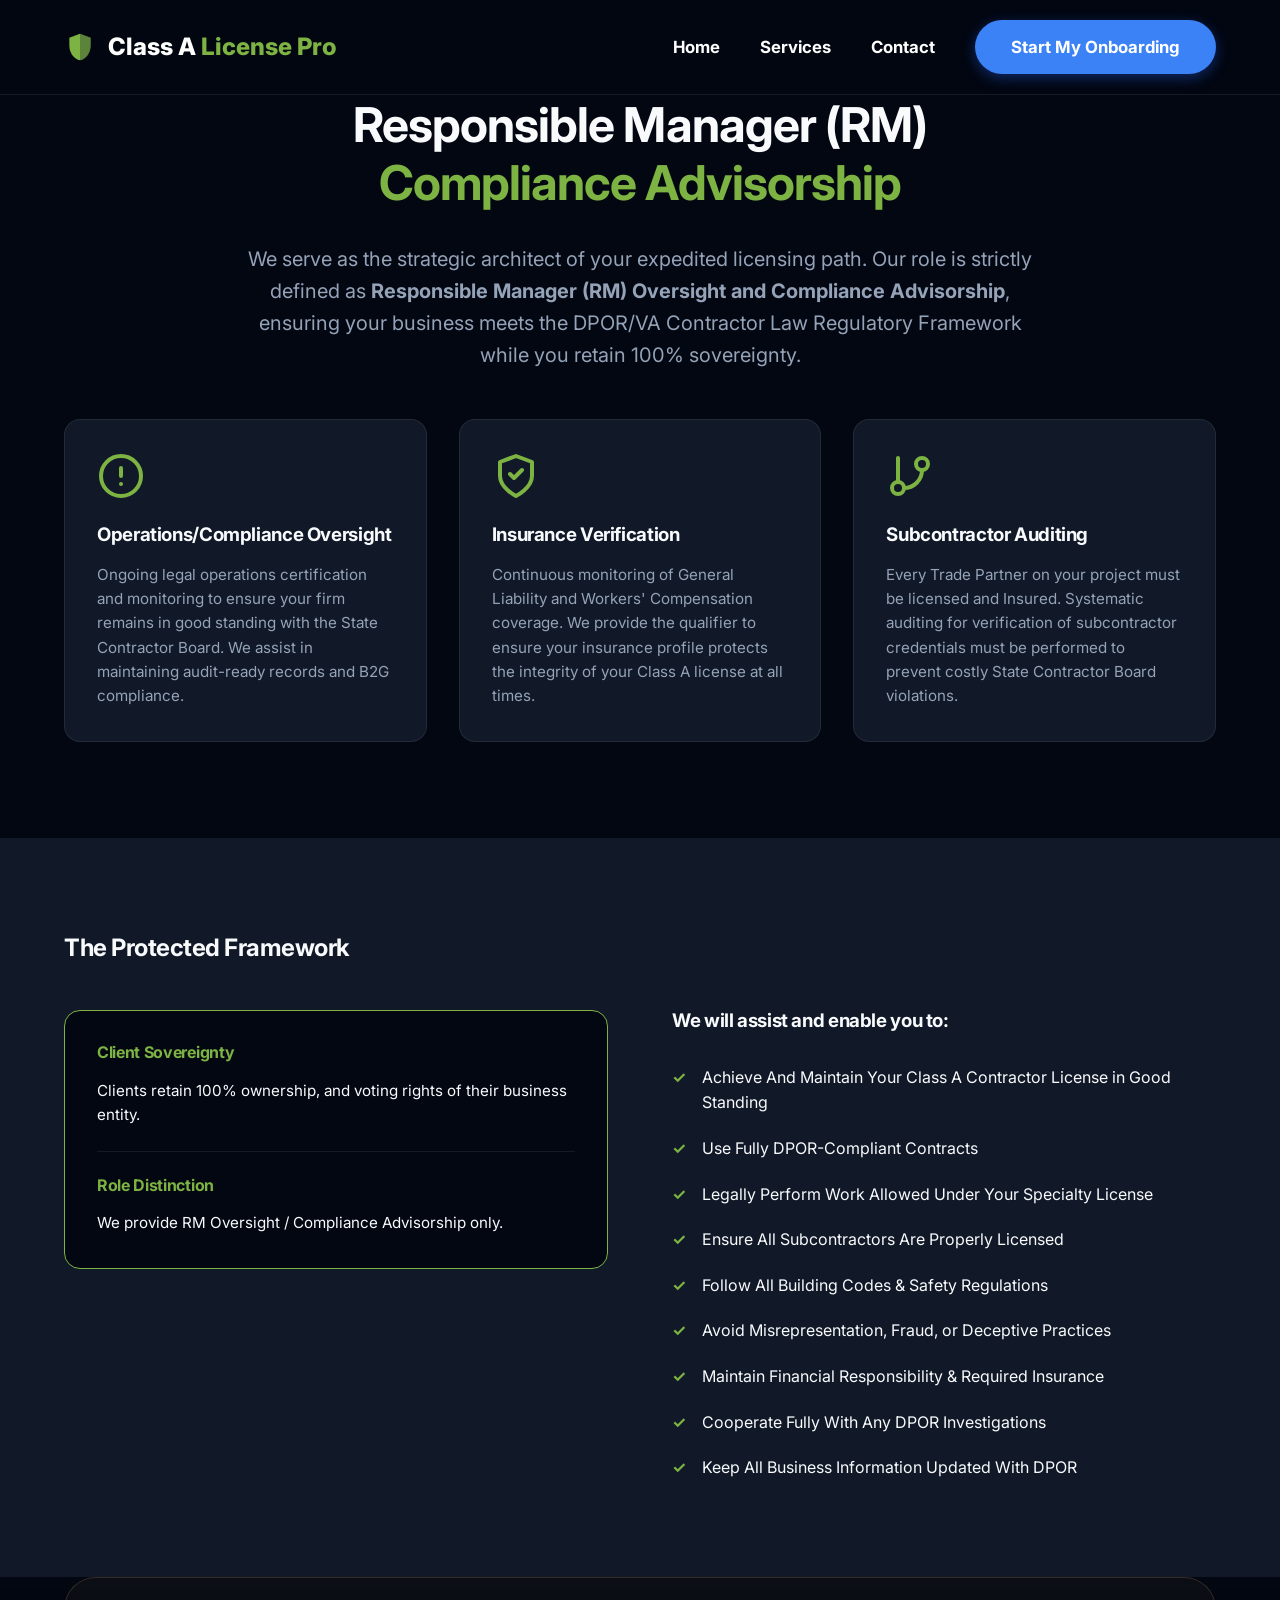
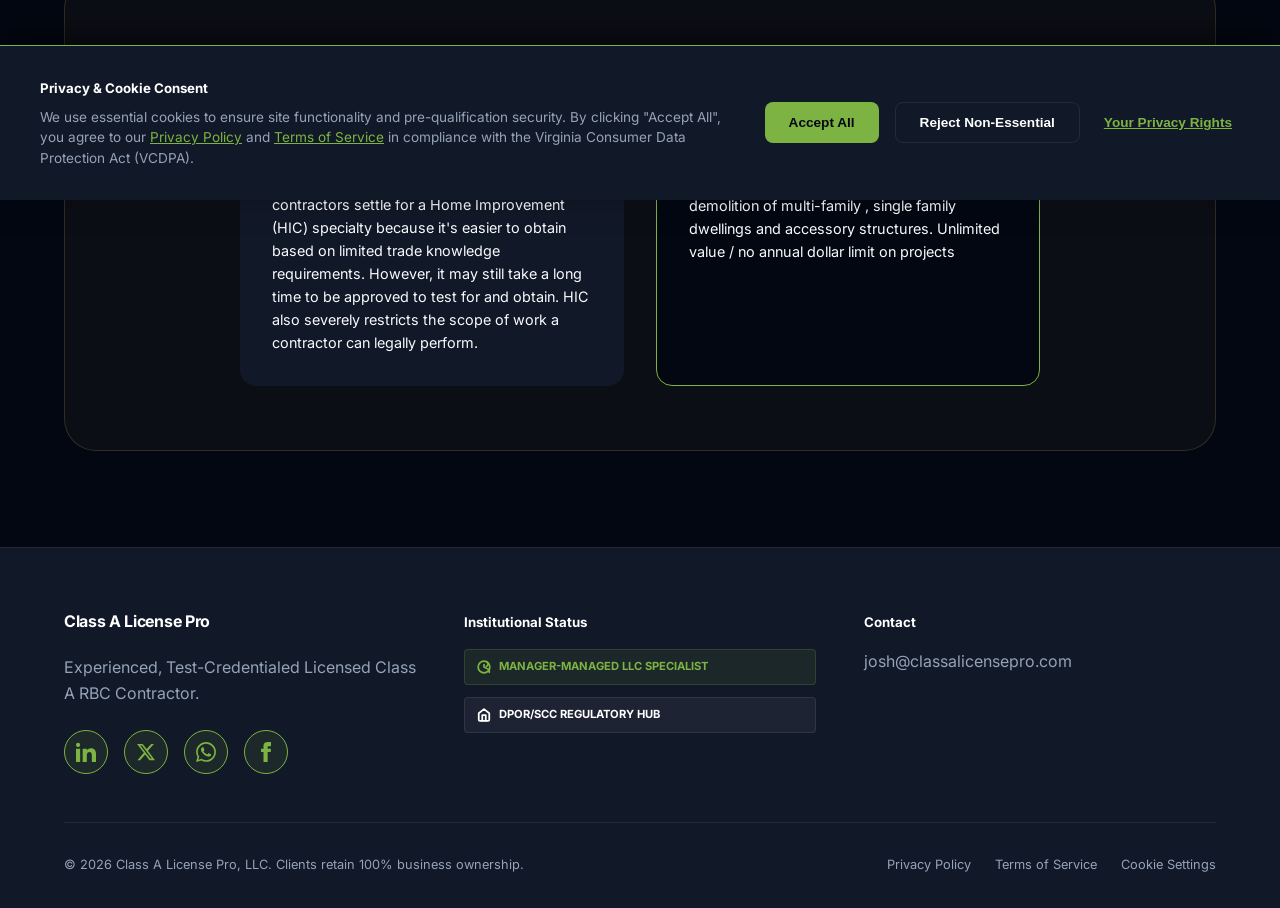
<file: services/index.html>
<!DOCTYPE html>
<html lang="en">
<head>
    <link rel="icon" type="image/png" href="../favicon.png">
    <meta charset="UTF-8">
    <meta name="viewport" content="width=device-width, initial-scale=1.0">
    <title>Class A Contractor Licensing Qualifier & Compliance Advisorship | Class A License Pro</title>
    <link rel="stylesheet" href="../css/style.css">
    <link href="https://fonts.googleapis.com/css2?family=Inter:wght@400;500;600;700;800&family=Outfit:wght@400;500;600;700;800&display=swap" rel="stylesheet">
    <script type="application/ld+json">
    {
      "@context": "https://schema.org",
      "@type": "Service",
      "serviceType": "Class A Contractor Licensing Qualifier and Compliance Advisorship",
      "publishingPrinciples": "https://classalicensepro.com/privacy-policy.html",
      "provider": {
        "@type": "LocalBusiness",
        "name": "Class A License Pro",
        "url": "https://classalicensepro.com"
      },
      "areaServed": {
        "@type": "State",
        "name": "Virginia"
      },
      "description": "Responsible Manager (RM) Compliance Advisorship for firms seeking Virginia Class A Contractor licensure.",
      "knowsAbout": [
        "Virginia Contractor Law",
        "Title 54.1, Chapter 11 of the Code of Virginia",
        "DPOR Board for Contractors Regulations",
        "SCC Entity Formation and Conversion"
      ]
    }
    </script>
</head>
<body>
    <header>
        <div class="container">
            <nav>
                <a href="../index.html" class="logo">
                    <svg class="logo-icon" viewBox="0 0 24 24" fill="none" xmlns="http://www.w3.org/2000/svg">
                        <path d="M12 2L4 5V11C4 16.19 7.41 21.05 12 22C16.59 21.05 20 16.19 20 11V5L12 2Z" fill="var(--accent)"/>
                        <path d="M12 2V22C16.59 21.05 20 16.19 20 11V5L12 2Z" fill="#111827" fill-opacity="0.3"/>
                    </svg>
                    <span>Class A <span style="color: var(--accent);">License Pro</span></span>
                </a>
                <ul class="nav-links">
                    <li><a href="../index.html">Home</a></li>
                    <li><a href="index.html" class="active">Services</a></li>
                    <li><a href="../index.html#contact">Contact</a></li>
                    <li><a href="../onboarding/index.html" class="btn btn-primary">Start My Onboarding</a></li>
                </ul>
            </nav>
        </div>
    </header>

    <main>
        <section>
            <div class="container">
                <div style="max-width: 800px; margin: 0 auto; text-align: center;">
                <h1 style="font-size: 3rem; margin-bottom: 2rem;">Responsible Manager (RM) <br><span class="text-gold">Compliance Advisorship</span></h1>
                <p style="font-size: 1.25rem; color: var(--text-muted); margin-bottom: 3rem;">
                    We serve as the strategic architect of your expedited licensing path. Our role is strictly defined as <strong>Responsible Manager (RM) Oversight and Compliance Advisorship</strong>, ensuring your business meets the DPOR/VA Contractor Law Regulatory Framework while you retain 100% sovereignty.
                </p>
            </div>

            <div style="display: grid; grid-template-columns: repeat(auto-fit, minmax(300px, 1fr)); gap: 2rem;">
                <div class="card">
                    <div style="width: 48px; height: 48px; margin-bottom: 1.5rem; color: var(--accent);">
                        <svg viewBox="0 0 24 24" fill="none" stroke="currentColor" stroke-width="2" stroke-linecap="round" stroke-linejoin="round"><circle cx="12" cy="12" r="10"/><line x1="12" y1="8" x2="12" y2="12"/><line x1="12" y1="16" x2="12.01" y2="16"/></svg>
                    </div>
                    <h3 style="margin-bottom: 1rem;">Operations/Compliance Oversight</h3>
                    <p style="color: var(--text-muted); font-size: 0.95rem;">
                        Ongoing legal operations certification and monitoring to ensure your firm remains in good standing with the State Contractor Board. We assist in maintaining audit-ready records and B2G compliance.
                    </p>
                </div>
                <div class="card">
                    <div style="width: 48px; height: 48px; margin-bottom: 1.5rem; color: var(--accent);">
                        <svg viewBox="0 0 24 24" fill="none" stroke="currentColor" stroke-width="2" stroke-linecap="round" stroke-linejoin="round"><path d="M12 22s8-4 8-10V5l-8-3-8 3v7c0 6 8 10 8 10z"/><polyline points="9 11 11 13 15 9"/></svg>
                    </div>
                    <h3 style="margin-bottom: 1rem;">Insurance Verification</h3>
                    <p style="color: var(--text-muted); font-size: 0.95rem;">
                        Continuous monitoring of General Liability and Workers' Compensation coverage. We provide the qualifier to ensure your insurance profile protects the integrity of your Class A license at all times.
                    </p>
                </div>
                <div class="card">
                    <div style="width: 48px; height: 48px; margin-bottom: 1.5rem; color: var(--accent);">
                        <svg viewBox="0 0 24 24" fill="none" stroke="currentColor" stroke-width="2" stroke-linecap="round" stroke-linejoin="round"><line x1="6" y1="3" x2="6" y2="15"/><circle cx="18" cy="6" r="3"/><circle cx="6" cy="18" r="3"/><path d="M18 9a9 9 0 0 1-9 9"/></svg>
                    </div>
                    <h3 style="margin-bottom: 1rem;">Subcontractor Auditing</h3>
                    <p style="color: var(--text-muted); font-size: 0.95rem;">
                        Every Trade Partner on your project must be licensed and Insured. Systematic auditing for verification of subcontractor credentials must be performed to prevent costly State Contractor Board violations.
                    </p>
                </div>
            </div>
        </section>

        <!-- The Protected Framework Details -->
        <section style="background: var(--secondary);">
            <div class="container">
                <h2 style="margin-bottom: 3rem;">The Protected Framework</h2>
                <div style="display: grid; grid-template-columns: repeat(auto-fit, minmax(min(100%, 350px), 1fr)); gap: 4rem; align-items: start;">
                    <div>
                        <div style="padding: 2rem; background: var(--primary); border-radius: 1rem; border: 1px solid var(--accent);">
                            <h4 class="text-gold" style="margin-bottom: 1rem;">Client Sovereignty</h4>
                            <p style="font-size: 0.95rem; margin-bottom: 1.5rem;">Clients retain 100% ownership, and voting rights of their business entity.</p>
                            <hr style="border: 0; border-top: 1px solid var(--border); margin: 1.5rem 0;">
                            <h4 class="text-gold" style="margin-bottom: 1rem;">Role Distinction</h4>
                            <p style="font-size: 0.95rem;">We provide RM Oversight / Compliance Advisorship only.</p>
                        </div>
                    </div>
                    <div>
                        <h3 style="margin-bottom: 2rem;">We will assist and enable you to:</h3>
                        <ul style="list-style: none; padding: 0; display: grid; gap: 1.25rem;">
                            <li style="display: flex; gap: 1rem; align-items: flex-start;">
                                <span style="color: var(--accent); font-weight: bold;">✓</span>
                                <span>Achieve And Maintain Your Class A Contractor License in Good Standing</span>
                            </li>
                            <li style="display: flex; gap: 1rem; align-items: flex-start;">
                                <span style="color: var(--accent); font-weight: bold;">✓</span>
                                <span>Use Fully DPOR-Compliant Contracts</span>
                            </li>
                            <li style="display: flex; gap: 1rem; align-items: flex-start;">
                                <span style="color: var(--accent); font-weight: bold;">✓</span>
                                <span>Legally Perform Work Allowed Under Your Specialty License</span>
                            </li>
                            <li style="display: flex; gap: 1rem; align-items: flex-start;">
                                <span style="color: var(--accent); font-weight: bold;">✓</span>
                                <span>Ensure All Subcontractors Are Properly Licensed</span>
                            </li>
                            <li style="display: flex; gap: 1rem; align-items: flex-start;">
                                <span style="color: var(--accent); font-weight: bold;">✓</span>
                                <span>Follow All Building Codes & Safety Regulations</span>
                            </li>
                            <li style="display: flex; gap: 1rem; align-items: flex-start;">
                                <span style="color: var(--accent); font-weight: bold;">✓</span>
                                <span>Avoid Misrepresentation, Fraud, or Deceptive Practices</span>
                            </li>
                            <li style="display: flex; gap: 1rem; align-items: flex-start;">
                                <span style="color: var(--accent); font-weight: bold;">✓</span>
                                <span>Maintain Financial Responsibility & Required Insurance</span>
                            </li>
                            <li style="display: flex; gap: 1rem; align-items: flex-start;">
                                <span style="color: var(--accent); font-weight: bold;">✓</span>
                                <span>Cooperate Fully With Any DPOR Investigations</span>
                            </li>
                            <li style="display: flex; gap: 1rem; align-items: flex-start;">
                                <span style="color: var(--accent); font-weight: bold;">✓</span>
                                <span>Keep All Business Information Updated With DPOR</span>
                            </li>
                        </ul>
                    </div>
                </div>
            </div>
        </section>

        <!-- HIC vs RBC -->
        <section class="container">
            <div style="background: rgba(197, 160, 89, 0.05); padding: clamp(1.5rem, 5vw, 4rem); border-radius: clamp(1rem, 5vw, 2rem); border: 1px solid rgba(197, 160, 89, 0.2);">
                <h2 style="margin-bottom: 2rem; text-align: center;">Useful Tip-The "Home Improvement Trap"</h2>
                <div style="max-width: 800px; margin: 0 auto;">
                    <div style="display: grid; grid-template-columns: repeat(auto-fit, minmax(min(100%, 300px), 1fr)); gap: 2rem;">
                        <div style="padding: 2rem; background: var(--secondary); border-radius: 1rem;">
                            <h4 style="color: #ef4444; margin-bottom: 1rem;">HIC (Restricted)</h4>
                            <p style="font-size: 0.9rem;">Many people seeking to become licensed contractors settle for a Home Improvement (HIC) specialty because it's easier to obtain based on limited trade knowledge requirements. However, it may still take a long time to be approved to test for and obtain. HIC also severely restricts the scope of work a contractor can legally perform.</p>
                        </div>
                        <div style="padding: 2rem; background: var(--primary); border-radius: 1rem; border: 1px solid var(--accent);">
                            <h4 class="text-gold" style="margin-bottom: 1rem;">RBC (Superior)</h4>
                            <p style="font-size: 0.9rem;">New construction, remodeling, repair, and demolition of multi-family , single family dwellings and accessory structures. Unlimited value / no annual dollar limit on projects</p>
                        </div>
                    </div>
                </div>
            </div>
        </section>
    </main>

    <footer style="margin-top: 6rem;">
        <div class="container">
            <div class="footer-grid">
                <div>
                    <h4 style="color: #fff; margin-bottom: 1.5rem;">Class A License Pro</h4>
                    <p>Experienced, Test-Credentialed Licensed Class A RBC Contractor.</p>
                        <div class="share-links">
                            <!-- LinkedIn -->
                            <a href="https://www.linkedin.com/sharing/share-offsite/?url=https%3A%2F%2Fclassalicensepro.com" target="_blank" rel="noopener noreferrer" title="Share on LinkedIn">
                                <svg viewBox="0 0 24 24" fill="currentColor"><path d="M4.98 3.5c0 1.381-1.11 2.5-2.48 2.5s-2.48-1.119-2.48-2.5c0-1.38 1.11-2.5 2.48-2.5s2.48 1.12 2.48 2.5zm.02 4.5h-5v16h5v-16zm7.982 0h-4.968v16h4.969v-8.399c0-4.67 6.029-5.052 6.029 0v8.399h4.988v-10.131c0-7.88-8.922-7.593-11.018-3.714v-2.155z"/></svg>
                            </a>
                            <!-- X (Twitter) -->
                            <a href="https://twitter.com/intent/tweet?url=https%3A%2F%2Fclassalicensepro.com&text=Fast-track%20your%20Virginia%20Class%20A%20Contractor%20License%20with%20Class%20A%20License%20Pro!" target="_blank" rel="noopener noreferrer" title="Share on X">
                                <svg viewBox="0 0 24 24" fill="currentColor"><path d="M18.244 2.25h3.308l-7.227 8.26 8.502 11.24H16.17l-5.214-6.817L4.99 21.75H1.68l7.73-8.835L1.254 2.25H8.08l4.713 6.231zm-1.161 17.52h1.833L7.084 4.126H5.117z"/></svg>
                            </a>
                            <!-- WhatsApp -->
                            <a href="https://api.whatsapp.com/send?text=Check%20out%20Class%20A%20License%20Pro%2C%20they%20help%20you%20get%20your%20Virginia%20Class%20A%20license%20fast%3A%20https%3A%2F%2Fclassalicensepro.com" target="_blank" rel="noopener noreferrer" title="Share on WhatsApp">
                                <svg viewBox="0 0 24 24" fill="currentColor"><path d="M.057 24l1.687-6.163c-1.041-1.804-1.588-3.849-1.587-5.946.003-6.556 5.338-11.891 11.893-11.891 3.181.001 6.167 1.24 8.413 3.488 2.245 2.248 3.481 5.236 3.48 8.414-.003 6.557-5.338 11.892-11.893 11.892-1.99-.001-3.951-.5-5.688-1.448l-6.305 1.654zm6.597-3.807c1.676.995 3.276 1.591 5.392 1.592 5.448 0 9.886-4.434 9.889-9.885.002-5.462-4.415-9.89-9.881-9.892-5.452 0-9.887 4.434-9.889 9.884-.001 2.225.651 3.891 1.746 5.634l-.999 3.648 3.742-.981zm11.387-5.464c-.074-.124-.272-.198-.57-.347-.297-.149-1.758-.868-2.031-.967-.272-.099-.47-.149-.669.149-.198.297-.768.967-.941 1.165-.173.198-.347.223-.644.074-.297-.149-1.255-.462-2.39-1.475-.88-.788-1.48-1.761-1.653-2.059-.173-.297-.018-.458.13-.606.134-.133.297-.347.446-.521.151-.172.2-.296.3-.495.099-.198.05-.372-.025-.521-.075-.148-.669-1.611-.916-2.206-.242-.579-.487-.501-.669-.51l-.57-.01c-.198 0-.52.074-.792.347-.272.297-1.04 1.016-1.04 2.479 0 1.462 1.065 2.876 1.213 3.074.149.198 2.095 3.2 5.076 4.487.709.306 1.263.489 1.694.626.712.226 1.36.194 1.872.118.571-.085 1.758-.719 2.006-1.413.248-.695.248-1.29.173-1.414z"/></svg>
                            </a>
                            <!-- Facebook -->
                            <a href="https://www.facebook.com/sharer/sharer.php?u=https%3A%2F%2Fclassalicensepro.com" target="_blank" rel="noopener noreferrer" title="Share on Facebook">
                                <svg viewBox="0 0 24 24" fill="currentColor"><path d="M9 8h-3v4h3v12h5v-12h3.642l.358-4h-4v-1.667c0-.955.192-1.333 1.115-1.333h2.885v-5h-3.808c-3.596 0-5.192 1.583-5.192 4.615v3.385z"/></svg>
                            </a>
                        </div>
                </div>
                <div>
                    <h5 style="color: #fff; margin-bottom: 1rem;">Institutional Status</h5>
                    <div style="display: flex; flex-direction: column; gap: 0.75rem;">
                        <div style="display: flex; align-items: center; gap: 0.5rem; background: rgba(124, 179, 66, 0.1); padding: 0.5rem 0.75rem; border-radius: 0.25rem; border: 1px solid rgba(124, 179, 66, 0.2); font-size: 0.7rem; color: var(--accent); font-weight: 700;">
                            <svg style="width: 14px; height: 14px;" viewBox="0 0 24 24" fill="none" stroke="currentColor" stroke-width="3" stroke-linecap="round" stroke-linejoin="round"><path d="M21 21v-2a4 4 0 0 0-3-3.87"/><path d="M16 3.13a4 4 0 0 1 0 7.75"/><circle cx="12" cy="12" r="10"/><polyline points="12 8 12 12 16 14"/></svg>
                            MANAGER-MANAGED LLC SPECIALIST
                        </div>
                        <a href="../resources/index.html" style="display: flex; align-items: center; gap: 0.5rem; background: rgba(255, 255, 255, 0.05); padding: 0.5rem 0.75rem; border-radius: 0.25rem; border: 1px solid var(--border); font-size: 0.7rem; color: #fff; font-weight: 700; text-decoration: none; transition: background 0.2s;">
                            <svg style="width: 14px; height: 14px;" viewBox="0 0 24 24" fill="none" stroke="currentColor" stroke-width="3" stroke-linecap="round" stroke-linejoin="round"><path d="M3 9l9-7 9 7v11a2 2 0 0 1-2 2H5a2 2 0 0 1-2-2z"/><polyline points="9 22 9 12 15 12 15 22"/></svg>
                            DPOR/SCC REGULATORY HUB
                        </a>
                    </div>
                </div>
                <div>
                    <h5 style="color: #fff; margin-bottom: 1rem;">Contact</h5>
                    <p>josh@classalicensepro.com</p>
                </div>
            </div>
            <div class="footer-bottom">
                <p>&copy; 2026 Class A License Pro, LLC. Clients retain 100% business ownership.</p>
                <div style="display: flex; gap: 1.5rem;">
                    <a href="../privacy-policy.html" style="color: inherit; text-decoration: none;">Privacy Policy</a>
                    <a href="../terms-of-service.html" style="color: inherit; text-decoration: none;">Terms of Service</a>
                    <a href="javascript:void(0)" onclick="document.getElementById('cookie-banner').classList.add('active')" style="color: inherit; text-decoration: none;">Cookie Settings</a>
                </div>
            </div>
        </div>
    </footer>
    <!-- Cookie Consent Banner -->
    <div id="cookie-banner" class="cookie-banner">
        <div class="cookie-content">
            <div class="cookie-text">
                <h5>Privacy & Cookie Consent</h5>
                <p>We use essential cookies to ensure site functionality and pre-qualification security. By clicking "Accept All", you agree to our <a href="../privacy-policy.html" style="color: var(--accent);">Privacy Policy</a> and <a href="../terms-of-service.html" style="color: var(--accent);">Terms of Service</a> in compliance with the Virginia Consumer Data Protection Act (VCDPA).</p>
            </div>
            <div class="cookie-buttons">
                <button onclick="acceptAllCookies()" class="cookie-btn cookie-btn-accept">Accept All</button>
                <button onclick="rejectNonEssential()" class="cookie-btn cookie-btn-reject">Reject Non-Essential</button>
                <button onclick="openPrivacyRights()" class="cookie-btn cookie-btn-manage">Your Privacy Rights</button>
            </div>
        </div>
    </div>
    <script src="../js/cookie-consent.js"></script>
</body>
</html>
</file>
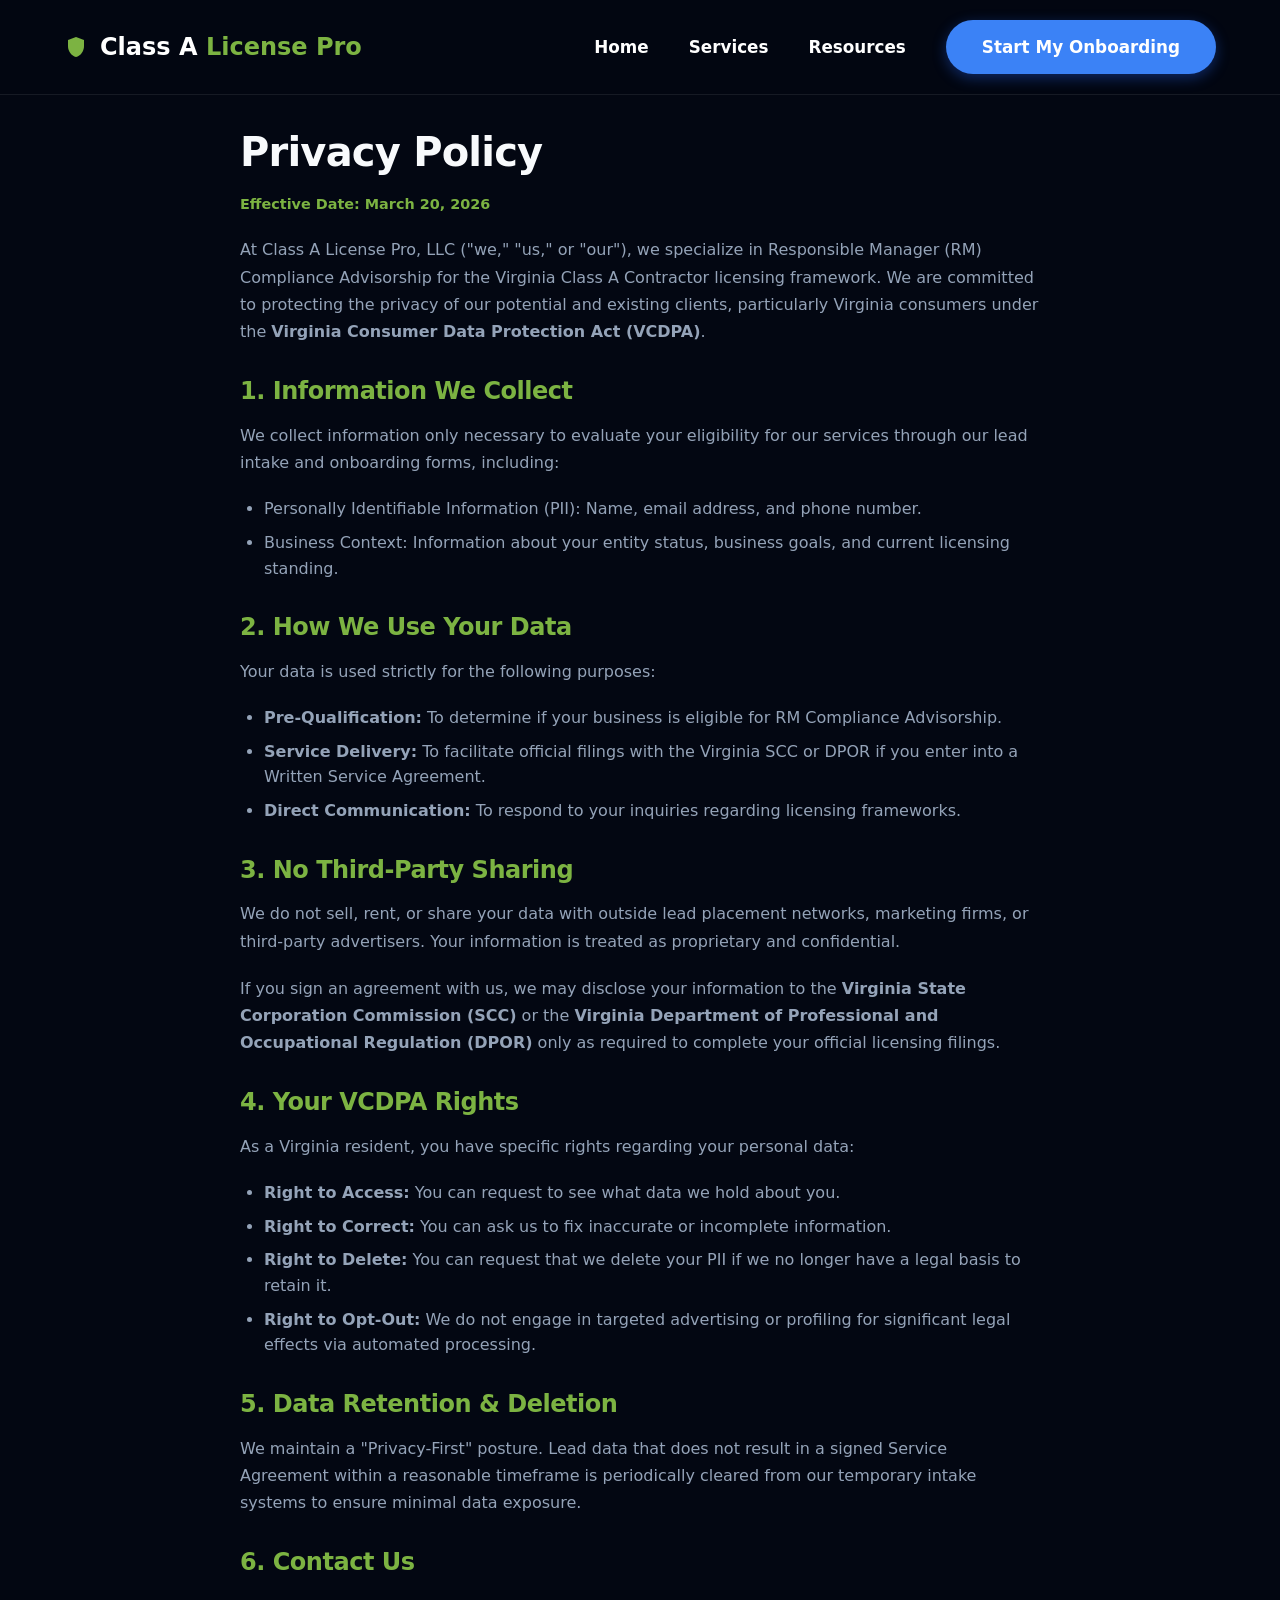
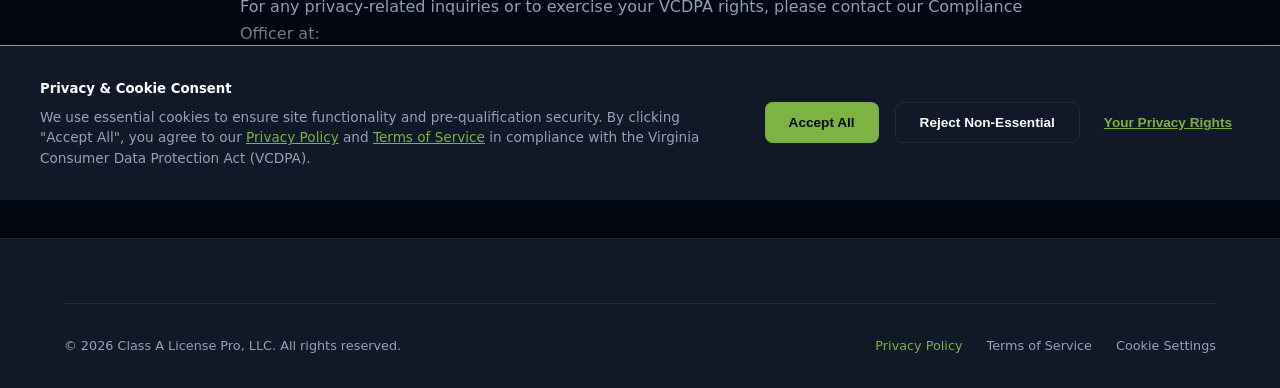
<file: privacy-policy.html>
﻿<!DOCTYPE html>
<html lang="en">
<head>
    <link rel="icon" type="image/png" href="favicon.png">
    <meta charset="UTF-8">
    <meta name="viewport" content="width=device-width, initial-scale=1.0">
    <title>Privacy Policy â€” Class A License Pro</title>
    <link rel="stylesheet" href="css/style.css">
    <link rel="preconnect" href="https://fonts.googleapis.com">
    <link rel="preconnect" href="https://fonts.gstatic.com" crossorigin>
    <link href="https://fonts.googleapis.com/css2?family=Outfit:wght@300;400;600;700&display=swap" rel="stylesheet">
    <style>
        .p-content h2 { color: var(--accent); margin: 2rem 0 1rem; }
        .p-content p { margin-bottom: 1.25rem; line-height: 1.7; color: var(--text-muted); }
        .p-content ul { padding-left: 1.5rem; margin-bottom: 1.5rem; color: var(--text-muted); }
        .p-content li { margin-bottom: 0.5rem; }
    </style>
</head>
<body>
    <header>
        <div class="container">
            <nav>
                <a href="index.html" class="logo">
                    <svg width="24" height="24" viewBox="0 0 24 24" fill="none">
                        <path d="M12 2L4 5V11C4 16.19 7.41 21.05 12 22C16.59 21.05 20 16.19 20 11V5L12 2Z" fill="var(--accent)"/>
                    </svg>
                    <span>Class A <span style="color: var(--accent);">License Pro</span></span>
                </a>
                <ul class="nav-links">
                    <li><a href="index.html">Home</a></li>
                    <li><a href="services/index.html">Services</a></li>
                    <li><a href="resources/index.html">Resources</a></li>
                    <li><a href="onboarding/index.html" class="btn btn-primary">Start My Onboarding</a></li>
                </ul>
            </nav>
        </div>
    </header>

    <main class="container" style="padding-top: 8rem; padding-bottom: 6rem;">
        <div style="max-width: 800px; margin: 0 auto;" class="p-content">
            <h1 style="font-size: 2.5rem; margin-bottom: 1rem;">Privacy Policy</h1>
            <p style="font-size: 0.9rem; font-weight: 600; color: var(--accent);">Effective Date: March 20, 2026</p>
            
            <p>At Class A License Pro, LLC ("we," "us," or "our"), we specialize in Responsible Manager (RM) Compliance Advisorship for the Virginia Class A Contractor licensing framework. We are committed to protecting the privacy of our potential and existing clients, particularly Virginia consumers under the <strong>Virginia Consumer Data Protection Act (VCDPA)</strong>.</p>

            <h2>1. Information We Collect</h2>
            <p>We collect information only necessary to evaluate your eligibility for our services through our lead intake and onboarding forms, including:</p>
            <ul>
                <li>Personally Identifiable Information (PII): Name, email address, and phone number.</li>
                <li>Business Context: Information about your entity status, business goals, and current licensing standing.</li>
            </ul>

            <h2>2. How We Use Your Data</h2>
            <p>Your data is used strictly for the following purposes:</p>
            <ul>
                <li><strong>Pre-Qualification:</strong> To determine if your business is eligible for RM Compliance Advisorship.</li>
                <li><strong>Service Delivery:</strong> To facilitate official filings with the Virginia SCC or DPOR if you enter into a Written Service Agreement.</li>
                <li><strong>Direct Communication:</strong> To respond to your inquiries regarding licensing frameworks.</li>
            </ul>

            <h2>3. No Third-Party Sharing</h2>
            <p>We do not sell, rent, or share your data with outside lead placement networks, marketing firms, or third-party advertisers. Your information is treated as proprietary and confidential.</p>
            <p>If you sign an agreement with us, we may disclose your information to the <strong>Virginia State Corporation Commission (SCC)</strong> or the <strong>Virginia Department of Professional and Occupational Regulation (DPOR)</strong> only as required to complete your official licensing filings.</p>

            <h2 id="rights">4. Your VCDPA Rights</h2>
            <p>As a Virginia resident, you have specific rights regarding your personal data:</p>
            <ul>
                <li><strong>Right to Access:</strong> You can request to see what data we hold about you.</li>
                <li><strong>Right to Correct:</strong> You can ask us to fix inaccurate or incomplete information.</li>
                <li><strong>Right to Delete:</strong> You can request that we delete your PII if we no longer have a legal basis to retain it.</li>
                <li><strong>Right to Opt-Out:</strong> We do not engage in targeted advertising or profiling for significant legal effects via automated processing.</li>
            </ul>

            <h2>5. Data Retention & Deletion</h2>
            <p>We maintain a "Privacy-First" posture. Lead data that does not result in a signed Service Agreement within a reasonable timeframe is periodically cleared from our temporary intake systems to ensure minimal data exposure.</p>

            <h2>6. Contact Us</h2>
            <p>For any privacy-related inquiries or to exercise your VCDPA rights, please contact our Compliance Officer at:</p>
            <p><strong>Email:</strong> josh@classalicensepro.com<br>
            <strong>Address:</strong> 401 Maryland Dr STE S, Richmond VA 23294</p>
        </div>
    </main>

    <footer style="margin-top: 0;">
        <div class="container">
            <div style="border-top: 1px solid var(--border); padding-top: 2rem; font-size: 0.8rem; display: flex; justify-content: space-between;">
                <p>&copy; 2026 Class A License Pro, LLC. All rights reserved.</p>
                <div style="display: flex; gap: 1.5rem;">
                    <a href="privacy-policy.html" style="color: var(--accent); text-decoration: none;">Privacy Policy</a>
                    <a href="terms-of-service.html" style="color: inherit; text-decoration: none;">Terms of Service</a>
                    <a href="javascript:void(0)" onclick="document.getElementById('cookie-banner').classList.add('active')" style="color: inherit; text-decoration: none;">Cookie Settings</a>
                </div>
            </div>
        </div>
    </footer>
    <!-- Cookie Consent Banner -->
    <div id="cookie-banner" class="cookie-banner">
        <div class="cookie-content">
            <div class="cookie-text">
                <h5>Privacy & Cookie Consent</h5>
                <p>We use essential cookies to ensure site functionality and pre-qualification security. By clicking "Accept All", you agree to our <a href="privacy-policy.html" style="color: var(--accent);">Privacy Policy</a> and <a href="terms-of-service.html" style="color: var(--accent);">Terms of Service</a> in compliance with the Virginia Consumer Data Protection Act (VCDPA).</p>
            </div>
            <div class="cookie-buttons">
                <button onclick="acceptAllCookies()" class="cookie-btn cookie-btn-accept">Accept All</button>
                <button onclick="rejectNonEssential()" class="cookie-btn cookie-btn-reject">Reject Non-Essential</button>
                <button onclick="openPrivacyRights()" class="cookie-btn cookie-btn-manage">Your Privacy Rights</button>
            </div>
        </div>
    </div>
    <script src="js/cookie-consent.js"></script>
</body>
</html>
</file>
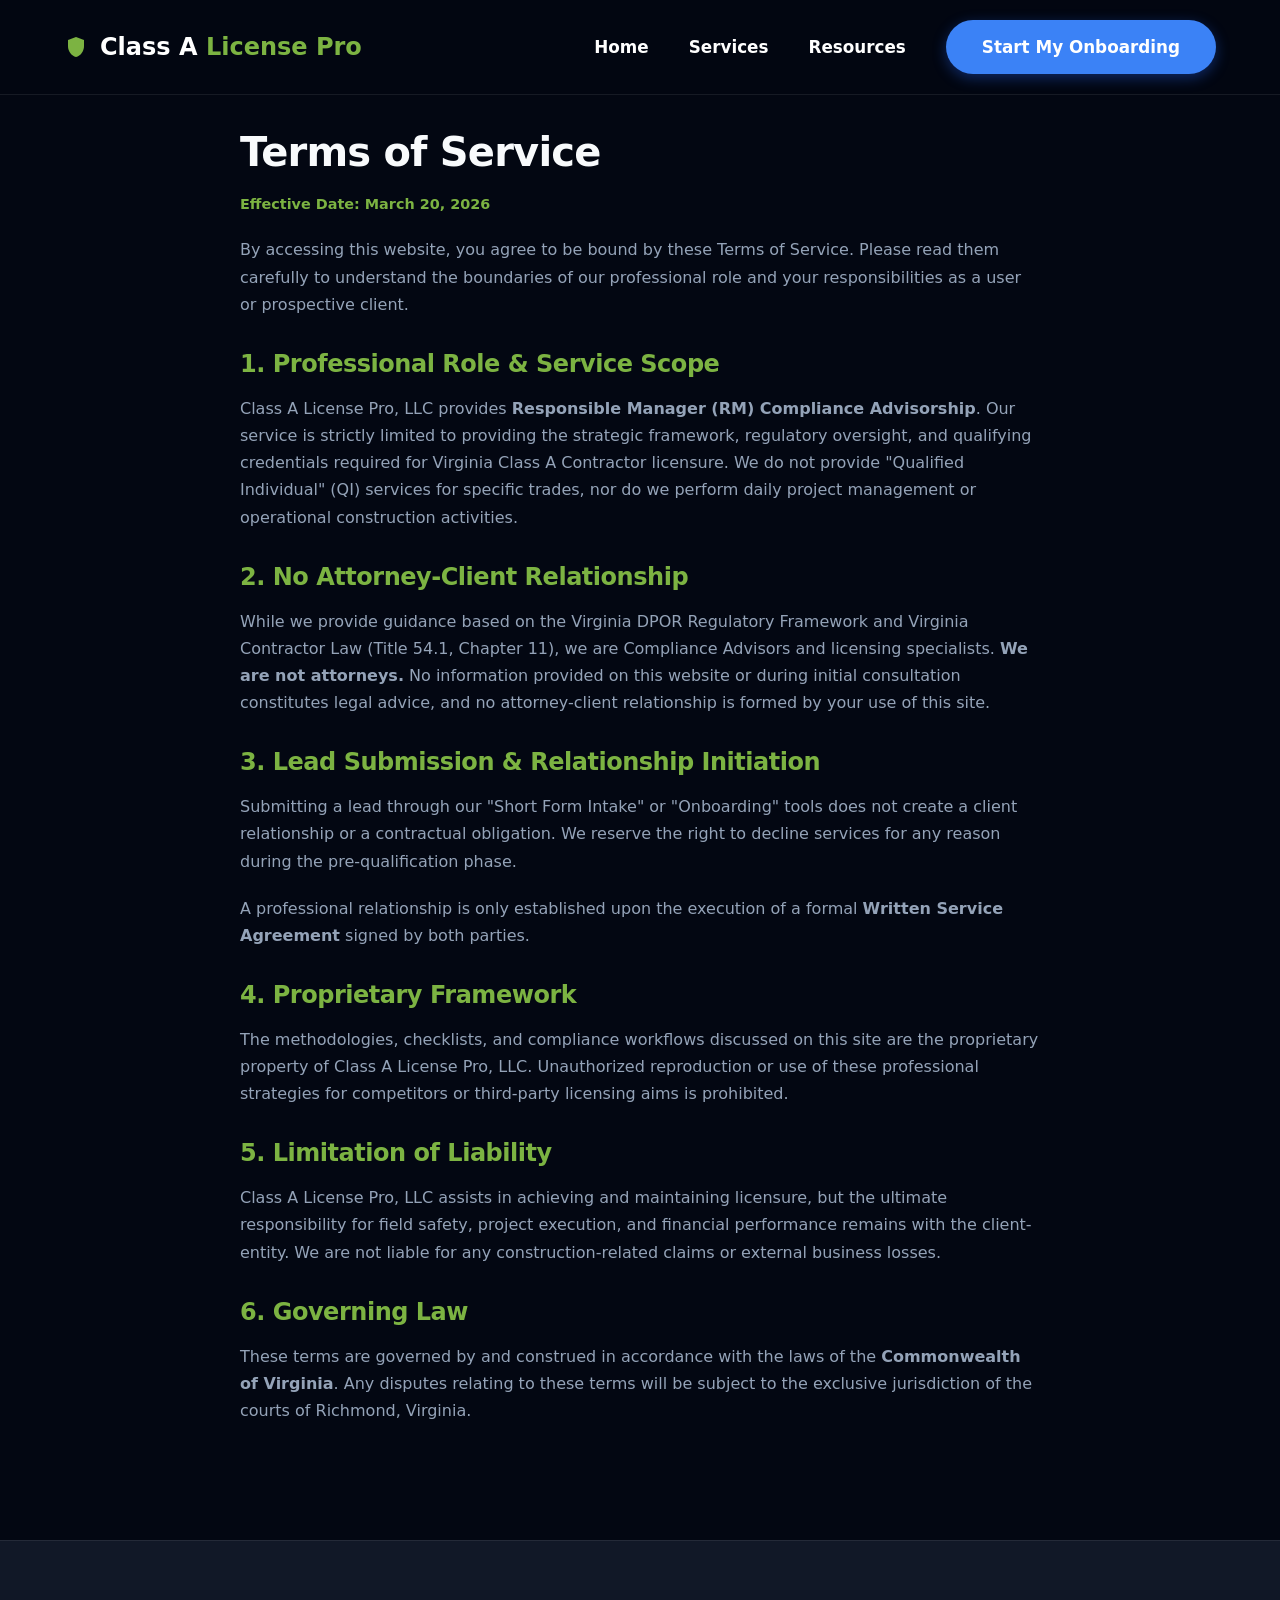
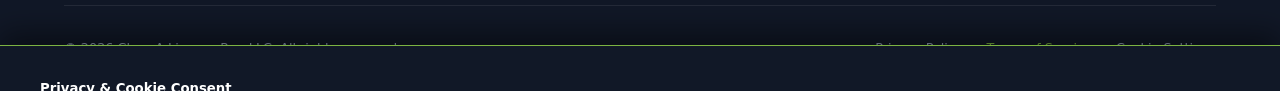
<file: terms-of-service.html>
﻿<!DOCTYPE html>
<html lang="en">
<head>
    <link rel="icon" type="image/png" href="favicon.png">
    <meta charset="UTF-8">
    <meta name="viewport" content="width=device-width, initial-scale=1.0">
    <title>Terms of Service â€” Class A License Pro</title>
    <link rel="stylesheet" href="css/style.css">
    <link rel="preconnect" href="https://fonts.googleapis.com">
    <link rel="preconnect" href="https://fonts.gstatic.com" crossorigin>
    <link href="https://fonts.googleapis.com/css2?family=Outfit:wght@300;400;600;700&display=swap" rel="stylesheet">
    <style>
        .p-content h2 { color: var(--accent); margin: 2rem 0 1rem; }
        .p-content p { margin-bottom: 1.25rem; line-height: 1.7; color: var(--text-muted); }
    </style>
</head>
<body>
    <header>
        <div class="container">
            <nav>
                <a href="index.html" class="logo">
                    <svg width="24" height="24" viewBox="0 0 24 24" fill="none">
                        <path d="M12 2L4 5V11C4 16.19 7.41 21.05 12 22C16.59 21.05 20 16.19 20 11V5L12 2Z" fill="var(--accent)"/>
                    </svg>
                    <span>Class A <span style="color: var(--accent);">License Pro</span></span>
                </a>
                <ul class="nav-links">
                    <li><a href="index.html">Home</a></li>
                    <li><a href="services/index.html">Services</a></li>
                    <li><a href="resources/index.html">Resources</a></li>
                    <li><a href="onboarding/index.html" class="btn btn-primary">Start My Onboarding</a></li>
                </ul>
            </nav>
        </div>
    </header>

    <main class="container" style="padding-top: 8rem; padding-bottom: 6rem;">
        <div style="max-width: 800px; margin: 0 auto;" class="p-content">
            <h1 style="font-size: 2.5rem; margin-bottom: 1rem;">Terms of Service</h1>
            <p style="font-size: 0.9rem; font-weight: 600; color: var(--accent);">Effective Date: March 20, 2026</p>
            
            <p>By accessing this website, you agree to be bound by these Terms of Service. Please read them carefully to understand the boundaries of our professional role and your responsibilities as a user or prospective client.</p>

            <h2>1. Professional Role & Service Scope</h2>
            <p>Class A License Pro, LLC provides <strong>Responsible Manager (RM) Compliance Advisorship</strong>. Our service is strictly limited to providing the strategic framework, regulatory oversight, and qualifying credentials required for Virginia Class A Contractor licensure. We do not provide "Qualified Individual" (QI) services for specific trades, nor do we perform daily project management or operational construction activities.</p>

            <h2>2. No Attorney-Client Relationship</h2>
            <p>While we provide guidance based on the Virginia DPOR Regulatory Framework and Virginia Contractor Law (Title 54.1, Chapter 11), we are Compliance Advisors and licensing specialists. <strong>We are not attorneys.</strong> No information provided on this website or during initial consultation constitutes legal advice, and no attorney-client relationship is formed by your use of this site.</p>

            <h2>3. Lead Submission & Relationship Initiation</h2>
            <p>Submitting a lead through our "Short Form Intake" or "Onboarding" tools does not create a client relationship or a contractual obligation. We reserve the right to decline services for any reason during the pre-qualification phase.</p>
            <p>A professional relationship is only established upon the execution of a formal <strong>Written Service Agreement</strong> signed by both parties.</p>

            <h2>4. Proprietary Framework</h2>
            <p>The methodologies, checklists, and compliance workflows discussed on this site are the proprietary property of Class A License Pro, LLC. Unauthorized reproduction or use of these professional strategies for competitors or third-party licensing aims is prohibited.</p>

            <h2>5. Limitation of Liability</h2>
            <p>Class A License Pro, LLC assists in achieving and maintaining licensure, but the ultimate responsibility for field safety, project execution, and financial performance remains with the client-entity. We are not liable for any construction-related claims or external business losses.</p>

            <h2>6. Governing Law</h2>
            <p>These terms are governed by and construed in accordance with the laws of the <strong>Commonwealth of Virginia</strong>. Any disputes relating to these terms will be subject to the exclusive jurisdiction of the courts of Richmond, Virginia.</p>
        </div>
    </main>

    <footer style="margin-top: 0;">
        <div class="container">
            <div style="border-top: 1px solid var(--border); padding-top: 2rem; font-size: 0.8rem; display: flex; justify-content: space-between;">
                <p>&copy; 2026 Class A License Pro, LLC. All rights reserved.</p>
                <div style="display: flex; gap: 1.5rem;">
                    <a href="privacy-policy.html" style="color: inherit; text-decoration: none;">Privacy Policy</a>
                    <a href="terms-of-service.html" style="color: var(--accent); text-decoration: none;">Terms of Service</a>
                    <a href="javascript:void(0)" onclick="document.getElementById('cookie-banner').classList.add('active')" style="color: inherit; text-decoration: none;">Cookie Settings</a>
                </div>
            </div>
        </div>
    </footer>
    <!-- Cookie Consent Banner -->
    <div id="cookie-banner" class="cookie-banner">
        <div class="cookie-content">
            <div class="cookie-text">
                <h5>Privacy & Cookie Consent</h5>
                <p>We use essential cookies to ensure site functionality and pre-qualification security. By clicking "Accept All", you agree to our <a href="privacy-policy.html" style="color: var(--accent);">Privacy Policy</a> and <a href="terms-of-service.html" style="color: var(--accent);">Terms of Service</a> in compliance with the Virginia Consumer Data Protection Act (VCDPA).</p>
            </div>
            <div class="cookie-buttons">
                <button onclick="acceptAllCookies()" class="cookie-btn cookie-btn-accept">Accept All</button>
                <button onclick="rejectNonEssential()" class="cookie-btn cookie-btn-reject">Reject Non-Essential</button>
                <button onclick="openPrivacyRights()" class="cookie-btn cookie-btn-manage">Your Privacy Rights</button>
            </div>
        </div>
    </div>
    <script src="js/cookie-consent.js"></script>
</body>
</html>
</file>
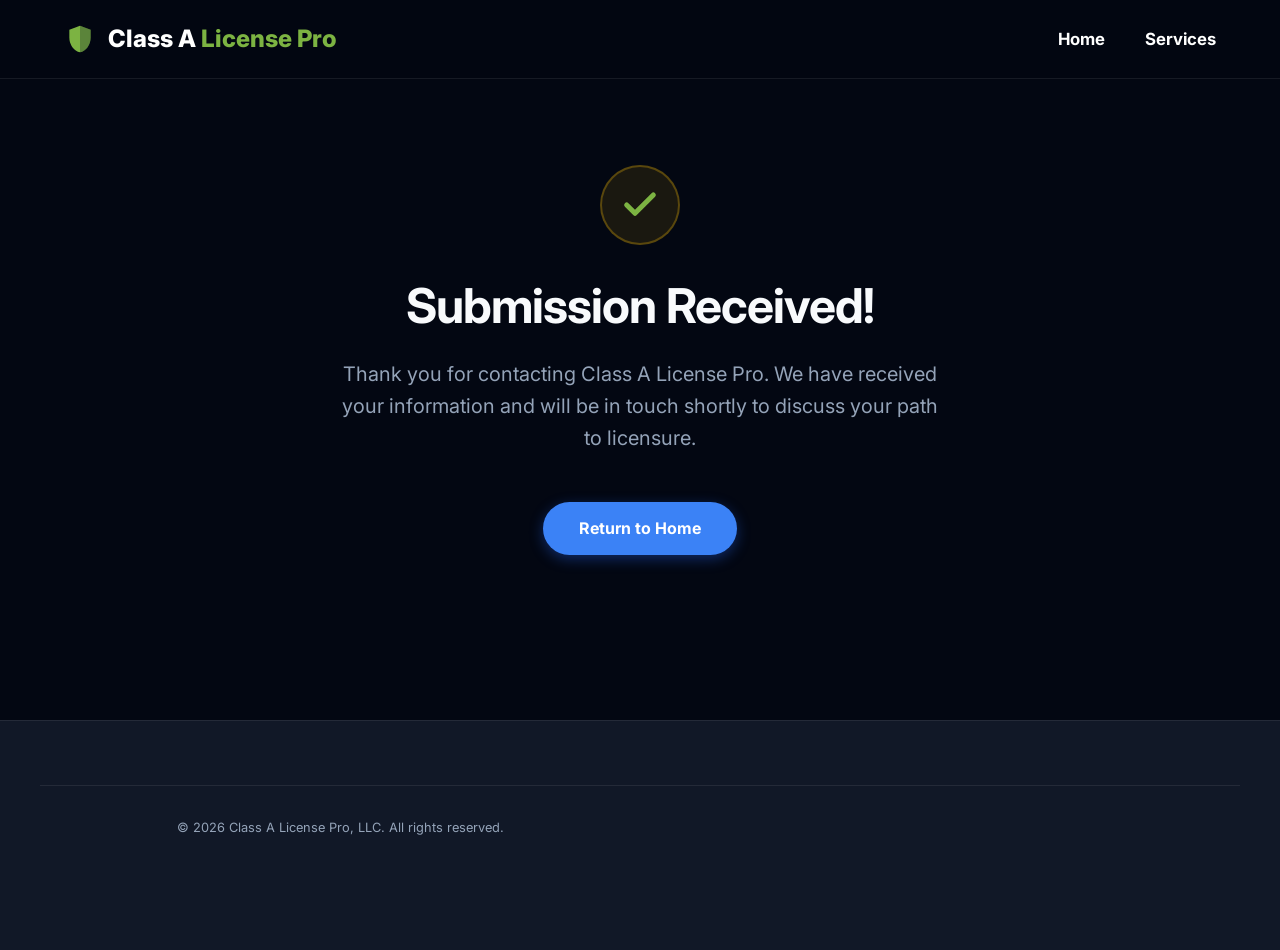
<file: thank-you.html>
﻿<!DOCTYPE html>
<html lang="en">
<head>
    <link rel="icon" type="image/png" href="favicon.png">
    <meta charset="UTF-8">
    <meta name="viewport" content="width=device-width, initial-scale=1.0">
    <title>Submission Received | Class A License Pro</title>
    <link rel="stylesheet" href="css/style.css">
    <link href="https://fonts.googleapis.com/css2?family=Inter:wght@400;500;600;700;800&family=Outfit:wght@400;500;600;700;800&display=swap" rel="stylesheet">
    <style>
        .thank-you-container {
            min-height: 80vh;
            display: flex;
            flex-direction: column;
            align-items: center;
            justify-content: center;
            text-align: center;
            padding: 2rem;
        }
        .success-icon {
            width: 80px;
            height: 80px;
            background: rgba(234, 179, 8, 0.1);
            border-radius: 50%;
            display: flex;
            align-items: center;
            justify-content: center;
            margin-bottom: 2rem;
            color: var(--accent);
            border: 2px solid rgba(234, 179, 8, 0.3);
        }
        h1 { font-size: 3rem; margin-bottom: 1.5rem; }
        p { color: var(--text-muted); font-size: 1.25rem; max-width: 600px; margin-bottom: 3rem; line-height: 1.6; }
    </style>
</head>
<body>
    <header>
        <div class="container">
            <nav>
                <a href="index.html" class="logo">
                    <svg class="logo-icon" viewBox="0 0 24 24" fill="none" xmlns="http://www.w3.org/2000/svg">
                        <path d="M12 2L4 5V11C4 16.19 7.41 21.05 12 22C16.59 21.05 20 16.19 20 11V5L12 2Z" fill="var(--accent)"/>
                        <path d="M12 2V22C16.59 21.05 20 16.19 20 11V5L12 2Z" fill="#111827" fill-opacity="0.3"/>
                    </svg>
                    <span>Class A <span style="color: var(--accent);">License Pro</span></span>
                </a>
                <ul class="nav-links">
                    <li><a href="index.html">Home</a></li>
                    <li><a href="services/index.html">Services</a></li>
                </ul>
            </nav>
        </div>
    </header>

    <main class="container">
        <div class="thank-you-container">
            <div class="success-icon">
                <svg width="40" height="40" viewBox="0 0 24 24" fill="none" stroke="currentColor" stroke-width="3" stroke-linecap="round" stroke-linejoin="round">
                    <polyline points="20 6 9 17 4 12"></polyline>
                </svg>
            </div>
            <h1>Submission Received!</h1>
            <p>Thank you for contacting Class A License Pro. We have received your information and will be in touch shortly to discuss your path to licensure.</p>
            <a href="index.html" class="btn btn-primary">Return to Home</a>
        </div>
    </main>

    <footer>
        <div class="container" style="text-align: center; border-top: 1px solid var(--border); padding: 2rem 0;">
            <p style="font-size: 0.8rem; color: var(--text-muted);">&copy; 2026 Class A License Pro, LLC. All rights reserved.</p>
        </div>
    </footer>
</body>
</html>
</file>
<file: css/style.css>
:root {
    --primary: #030712; /* Very Deep Navy */
    --secondary: #111827; /* Slate 900 */
    --accent: #7CB342; /* Action Green (Yellow-leaning Success Green) */
    --btn-blue: #3B82F6; /* Royal Blue */
    --btn-blue-hover: #2563EB;
    --text: #F8FAFC;
    --text-muted: #94A3B8;
    --border: rgba(255, 255, 255, 0.08);
    --font-sans: 'Inter', system-ui, -apple-system, sans-serif;
}

.logo {
    display: flex;
    align-items: center;
    gap: 0.75rem;
    font-weight: 800;
    font-size: 1.5rem;
    text-decoration: none;
    color: #fff;
}

.logo-icon {
    width: 32px;
    height: 32px;
}

* {
    margin: 0;
    padding: 0;
    box-sizing: border-box;
}

html {
    scroll-behavior: smooth;
    scroll-padding-top: 110px;
}

body {
    background-color: var(--primary);
    color: var(--text);
    font-family: var(--font-sans);
    line-height: 1.6;
    overflow-x: hidden;
}

/* Typography */
h1, h2, h3, h4 {
    font-weight: 700;
    letter-spacing: -0.02em;
    line-height: 1.2;
}

.text-gold { color: var(--accent); }
.text-gradient {
    background: linear-gradient(135deg, #fff 0%, var(--accent) 100%);
    -webkit-background-clip: text;
    background-clip: text;
    -webkit-text-fill-color: transparent;
}

/* Layout */
.container {
    max-width: 1200px;
    margin: 0 auto;
    padding: 0 1.5rem;
}

section {
    padding: 6rem 0;
}

.content-sidebar-grid {
    display: grid;
    grid-template-columns: 2fr 1fr;
    gap: 4rem;
}

@media (max-width: 768px) {
    .content-sidebar-grid {
        grid-template-columns: 1fr;
    }
}

/* Components */
.btn {
    display: inline-flex;
    align-items: center;
    justify-content: center;
    padding: 0.85rem 2.25rem;
    border-radius: 50px; /* Pill Shape */
    font-weight: 700;
    text-decoration: none;
    transition: all 0.3s ease;
    cursor: pointer;
    border: none;
}

.btn-primary {
    background-color: var(--btn-blue);
    color: #ffffff !important;
    box-shadow: 0 4px 14px 0 rgba(37, 99, 235, 0.39);
}

.btn-primary:hover {
    background-color: var(--btn-blue-hover);
    transform: translateY(-2px);
    box-shadow: 0 6px 20px rgba(37, 99, 235, 0.6);
}

.btn-outline {
    border: 1px solid var(--border);
    color: var(--text);
    background: transparent;
}

.btn-outline:hover {
    background: rgba(255, 255, 255, 0.05);
}

.btn-outl.invalid-field::placeholder {
    color: rgba(239, 68, 68, 0.6);
}

/* Global Focus Styles */
input:focus, select:focus, textarea:focus {
    border-color: #fff !important;
    outline: none;
}

/* Header */
header {
    position: fixed;
    top: 0;
    width: 100%;
    z-index: 100;
    background: rgba(3, 7, 18, 0.9);
    backdrop-filter: blur(12px);
    border-bottom: 1px solid var(--border);
    padding: 1.25rem 0;
}

nav {
    display: flex;
    justify-content: space-between;
    align-items: center;
}

.nav-links {
    display: flex;
    gap: 2.5rem;
    list-style: none;
    align-items: center;
}

.nav-links a {
    color: #ffffff !important;
    text-decoration: none;
    font-size: 1.05rem;
    font-weight: 700;
    transition: color 0.2s;
}

.nav-links a:hover {
    color: var(--accent) !important;
}

/* Footer */
footer {
    background: var(--secondary);
    border-top: 1px solid var(--border);
    padding: 4rem 0 2rem;
    color: var(--text-muted);
}

.footer-grid {
    display: grid;
    grid-template-columns: repeat(auto-fit, minmax(200px, 1fr));
    gap: 3rem;
    margin-bottom: 3rem;
}

/* Cards & Frameworks */
.card {
    background: var(--secondary);
    border: 1px solid var(--border);
    border-radius: 1rem;
    padding: 2rem;
    transition: transform 0.3s ease, border-color 0.3s ease;
}

.card:hover {
    transform: translateY(-5px);
    border-color: var(--accent);
}

/* Animations */
@keyframes pulsate {
    0% { transform: scale(1); box-shadow: 0 0 0 0 rgba(197, 160, 89, 0.4); }
    70% { transform: scale(1.02); box-shadow: 0 0 0 10px rgba(197, 160, 89, 0); }
    100% { transform: scale(1); box-shadow: 0 0 0 0 rgba(197, 160, 89, 0); }
}

.btn-pop {
    display: inline-block;
    padding: 0.65rem 1.25rem;
    background: var(--accent);
    color: var(--primary);
    font-weight: 800;
    border-radius: 50px;
    font-size: 0.7rem;
    text-transform: uppercase;
    letter-spacing: 0.1em;
    animation: pulsate 3s infinite ease-in-out;
    margin-top: 1.5rem;
    text-decoration: none;
    transition: all 0.3s ease;
    border: 1px solid var(--accent);
}

.btn-pop:hover {
    background: #fff;
    color: var(--primary);
    transform: scale(1.05);
    border-color: #fff;
}

.flowchart-container {
    display: flex;
    justify-content: space-between;
    align-items: stretch;
    gap: 2rem;
    position: relative;
}

.footer-bottom {
    border-top: 1px solid var(--border);
    padding-top: 2rem;
    font-size: 0.8rem;
    display: flex;
    justify-content: space-between;
    align-items: center;
}

@media (max-width: 900px) {
    .flowchart-container { flex-direction: column; }
}

/* Responsive */
@media (max-width: 768px) {
    .nav-links {
        display: flex;
        flex-wrap: wrap;
        width: 100%;
        gap: 1rem;
        margin-top: 1rem;
        justify-content: center;
    }
    nav { flex-direction: column; }
    h1 { font-size: 2.5rem !important; }
    h1 span.subtitle { font-size: 1.75rem !important; }
    .footer-bottom {
        flex-direction: column;
        text-align: center;
        gap: 1.5rem;
    }
}

/* Cookie Banner */
.cookie-banner {
    position: fixed;
    bottom: -100%;
    left: 0;
    right: 0;
    background: var(--secondary);
    border-top: 1px solid var(--accent);
    padding: 2rem;
    z-index: 9999;
    box-shadow: 0 -10px 30px rgba(0,0,0,0.5);
    transition: bottom 0.5s cubic-bezier(0.16, 1, 0.3, 1);
}

.cookie-banner.active {
    bottom: 0;
}

.cookie-content {
    max-width: 1200px;
    margin: 0 auto;
    display: flex;
    justify-content: space-between;
    align-items: center;
    gap: 2rem;
}

.cookie-text h5 { margin-bottom: 0.5rem; color: #fff; }
.cookie-text p { font-size: 0.85rem; color: var(--text-muted); line-height: 1.5; }

.cookie-buttons {
    display: flex;
    gap: 1rem;
    flex-shrink: 0;
}

.cookie-btn {
    padding: 0.75rem 1.5rem;
    border-radius: 0.5rem;
    font-size: 0.85rem;
    font-weight: 600;
    cursor: pointer;
    transition: all 0.2s;
    border: none;
}

.cookie-btn-accept { background: var(--accent); color: var(--primary); }
.cookie-btn-reject { background: transparent; border: 1px solid var(--border); color: #fff; }
.cookie-btn-manage { background: transparent; color: var(--accent); text-decoration: underline; padding: 0.75rem 0.5rem; }

@media (max-width: 768px) {
    .cookie-content { flex-direction: column; text-align: center; }
    .cookie-buttons { flex-direction: column; width: 100%; }
}

/* Share Links */
.share-links {
    display: flex;
    gap: 1rem;
    margin-top: 1.5rem;
}

@keyframes social-glow {
    0%   { box-shadow: 0 0 4px rgba(124, 179, 66, 0.4); transform: scale(1); }
    50%  { box-shadow: 0 0 14px rgba(124, 179, 66, 0.85), 0 0 28px rgba(124, 179, 66, 0.4); transform: scale(1.08); }
    100% { box-shadow: 0 0 4px rgba(124, 179, 66, 0.4); transform: scale(1); }
}

.share-links a {
    display: inline-flex;
    align-items: center;
    justify-content: center;
    width: 44px;
    height: 44px;
    background: rgba(124, 179, 66, 0.1);
    border: 1px solid var(--accent);
    border-radius: 50%;
    color: var(--accent);
    transition: all 0.3s ease;
    animation: social-glow 2.5s ease-in-out infinite;
}
.share-links a:nth-child(2) { animation-delay: 0.3s; }
.share-links a:nth-child(3) { animation-delay: 0.6s; }
.share-links a:nth-child(4) { animation-delay: 0.9s; }

.share-links a:hover {
    background: var(--accent);
    color: var(--primary);
    border-color: var(--accent);
    transform: translateY(-3px) scale(1.12);
    box-shadow: 0 0 18px rgba(124, 179, 66, 1);
    animation: none;
}
.share-links svg {
    width: 20px;
    height: 20px;
}

/* Global Mobile Fixes for Overflow & Margin */
@media (max-width: 768px) {
    main { margin-top: 8rem; }
    .card { padding: 1.5rem !important; }
    .h-captcha { overflow: hidden; display: flex; justify-content: center; }
}

a { word-break: break-word; }

/* Enhanced Mobile Anchor Scrolling */
@media (max-width: 768px) {
    #contact { scroll-margin-top: 15rem; }
}
</file>
